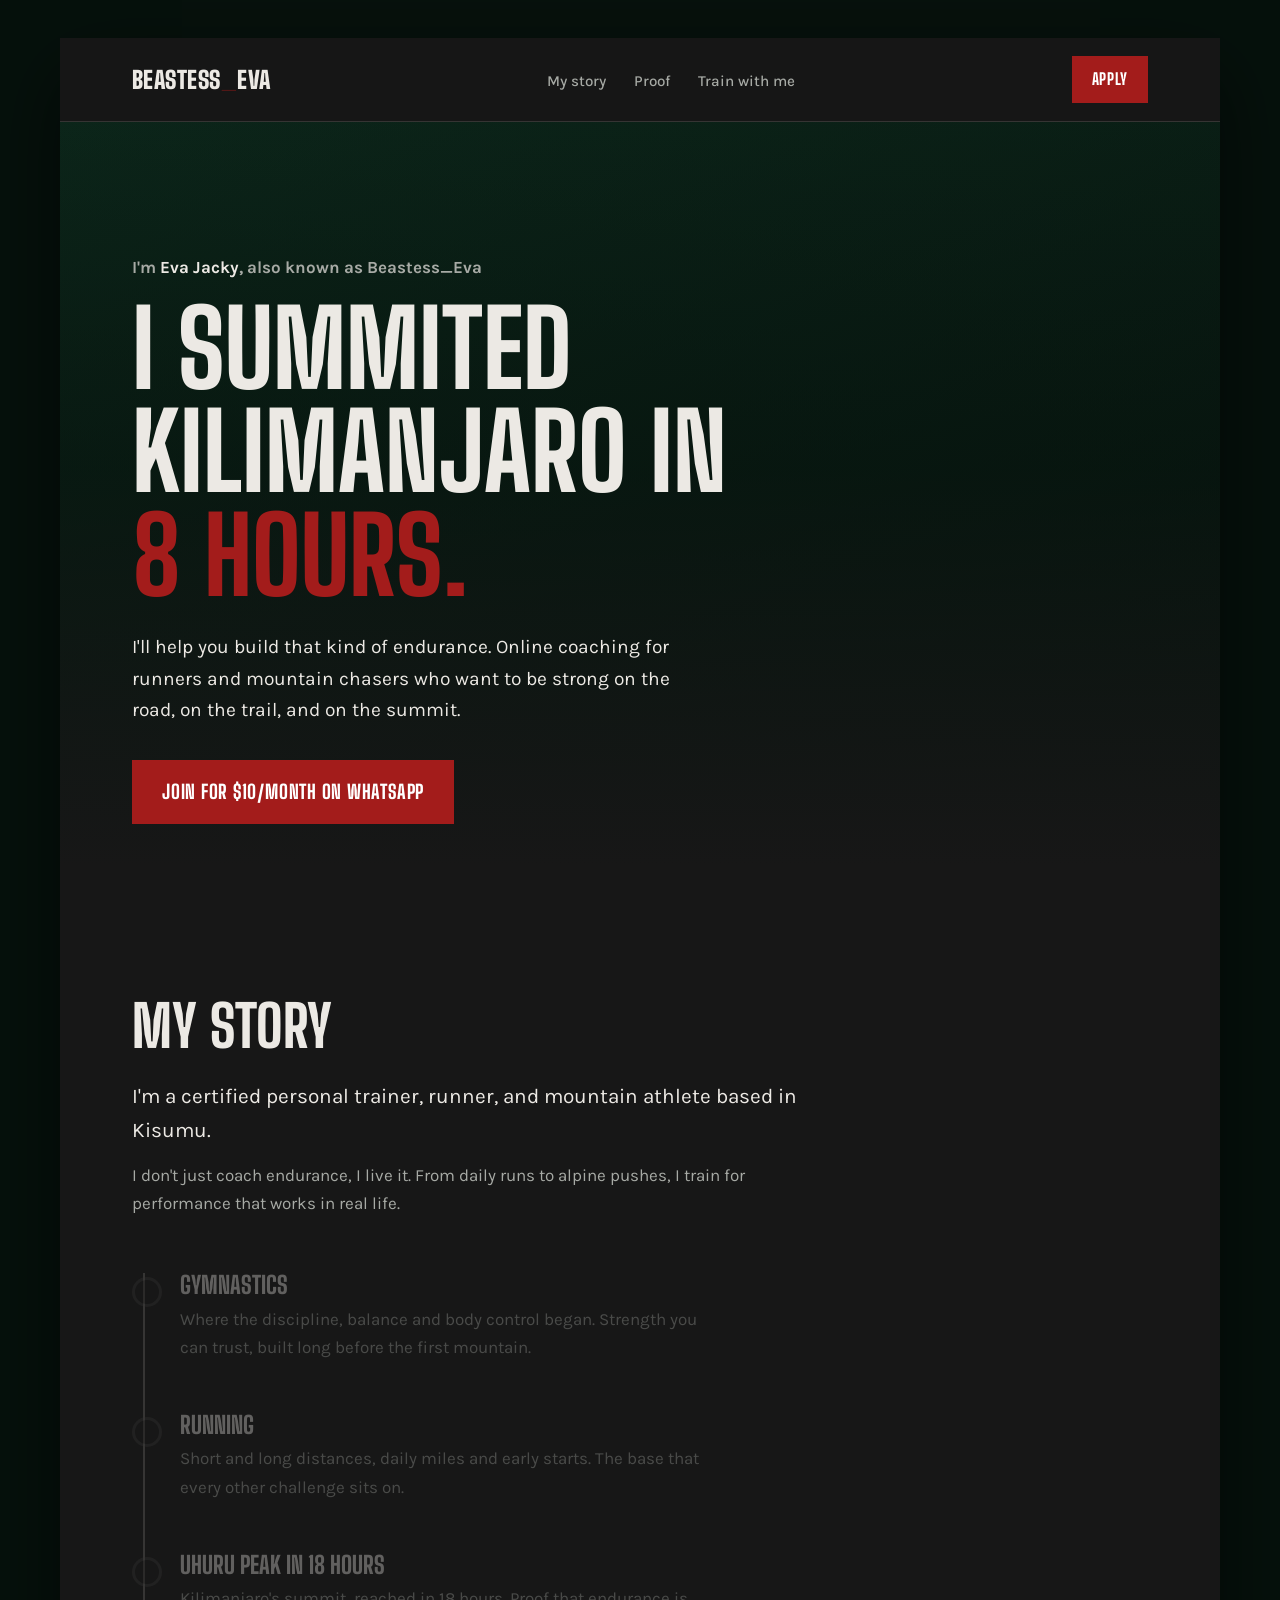
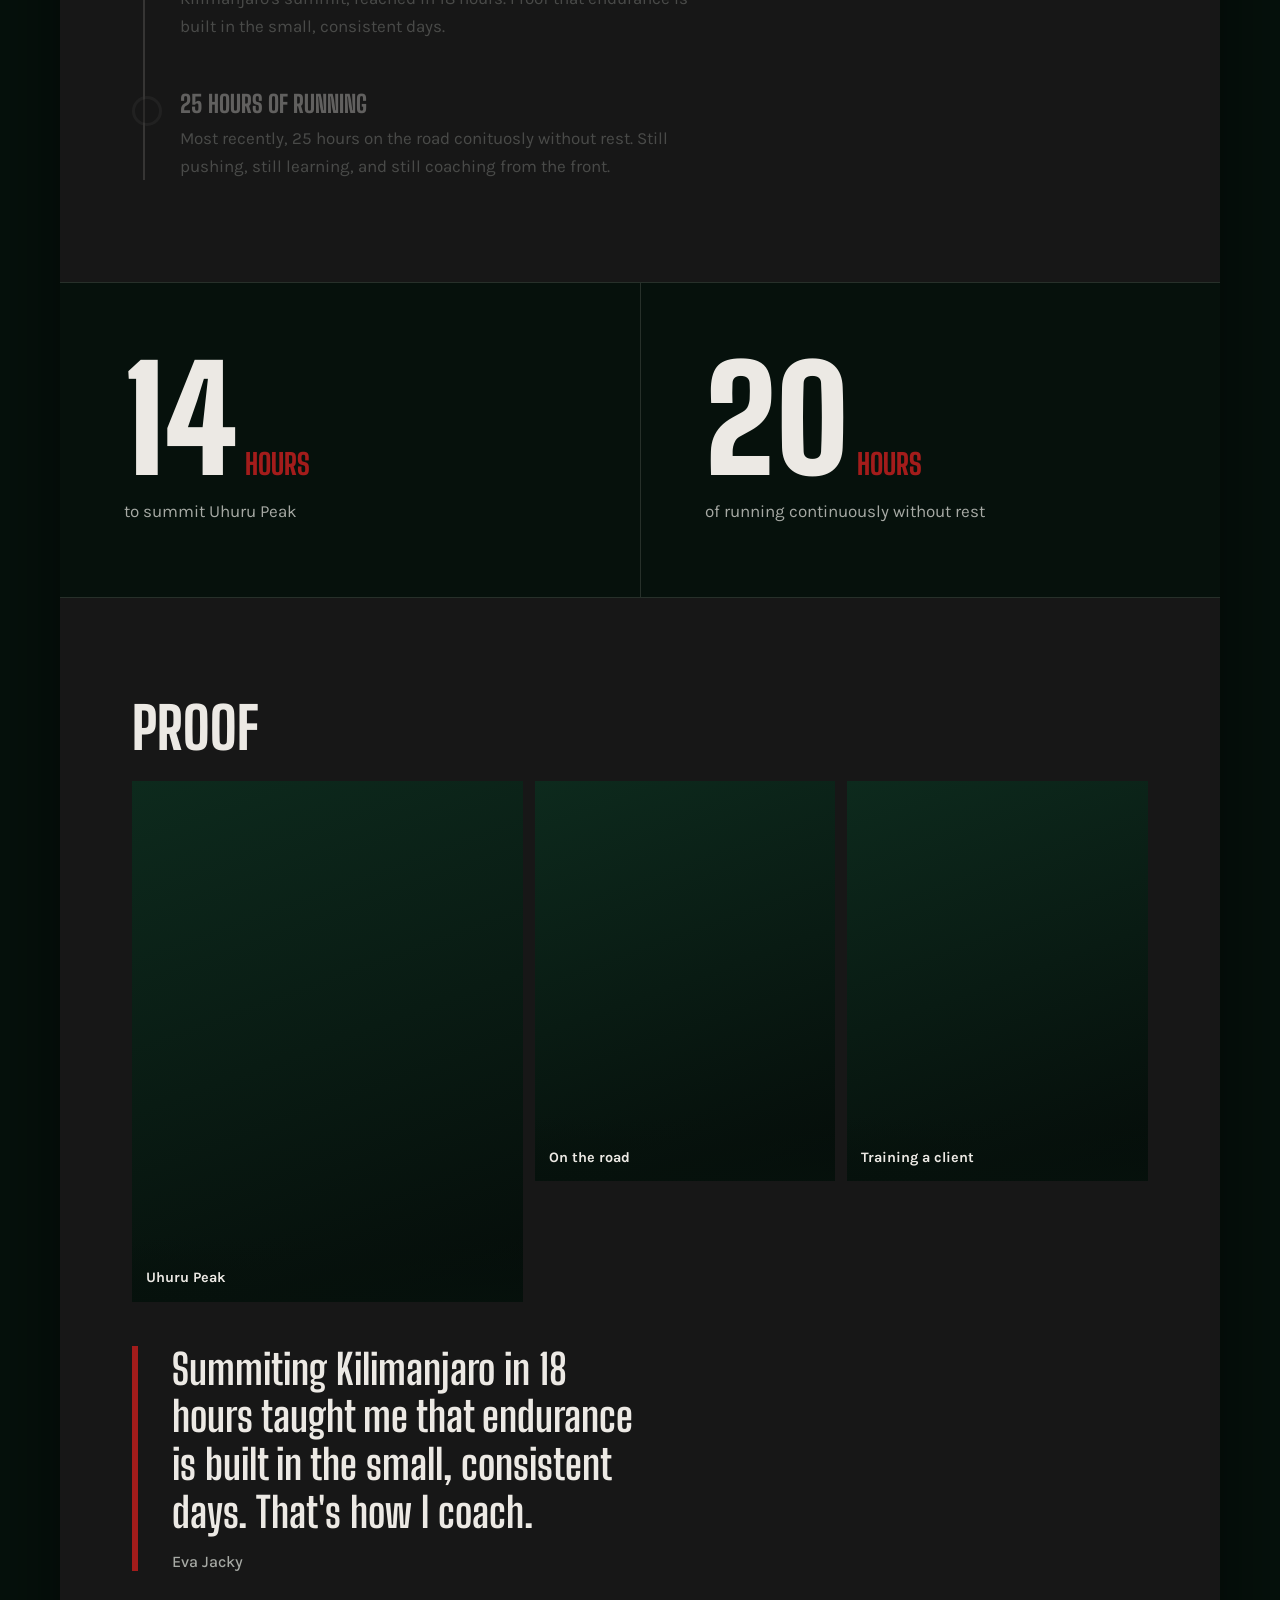
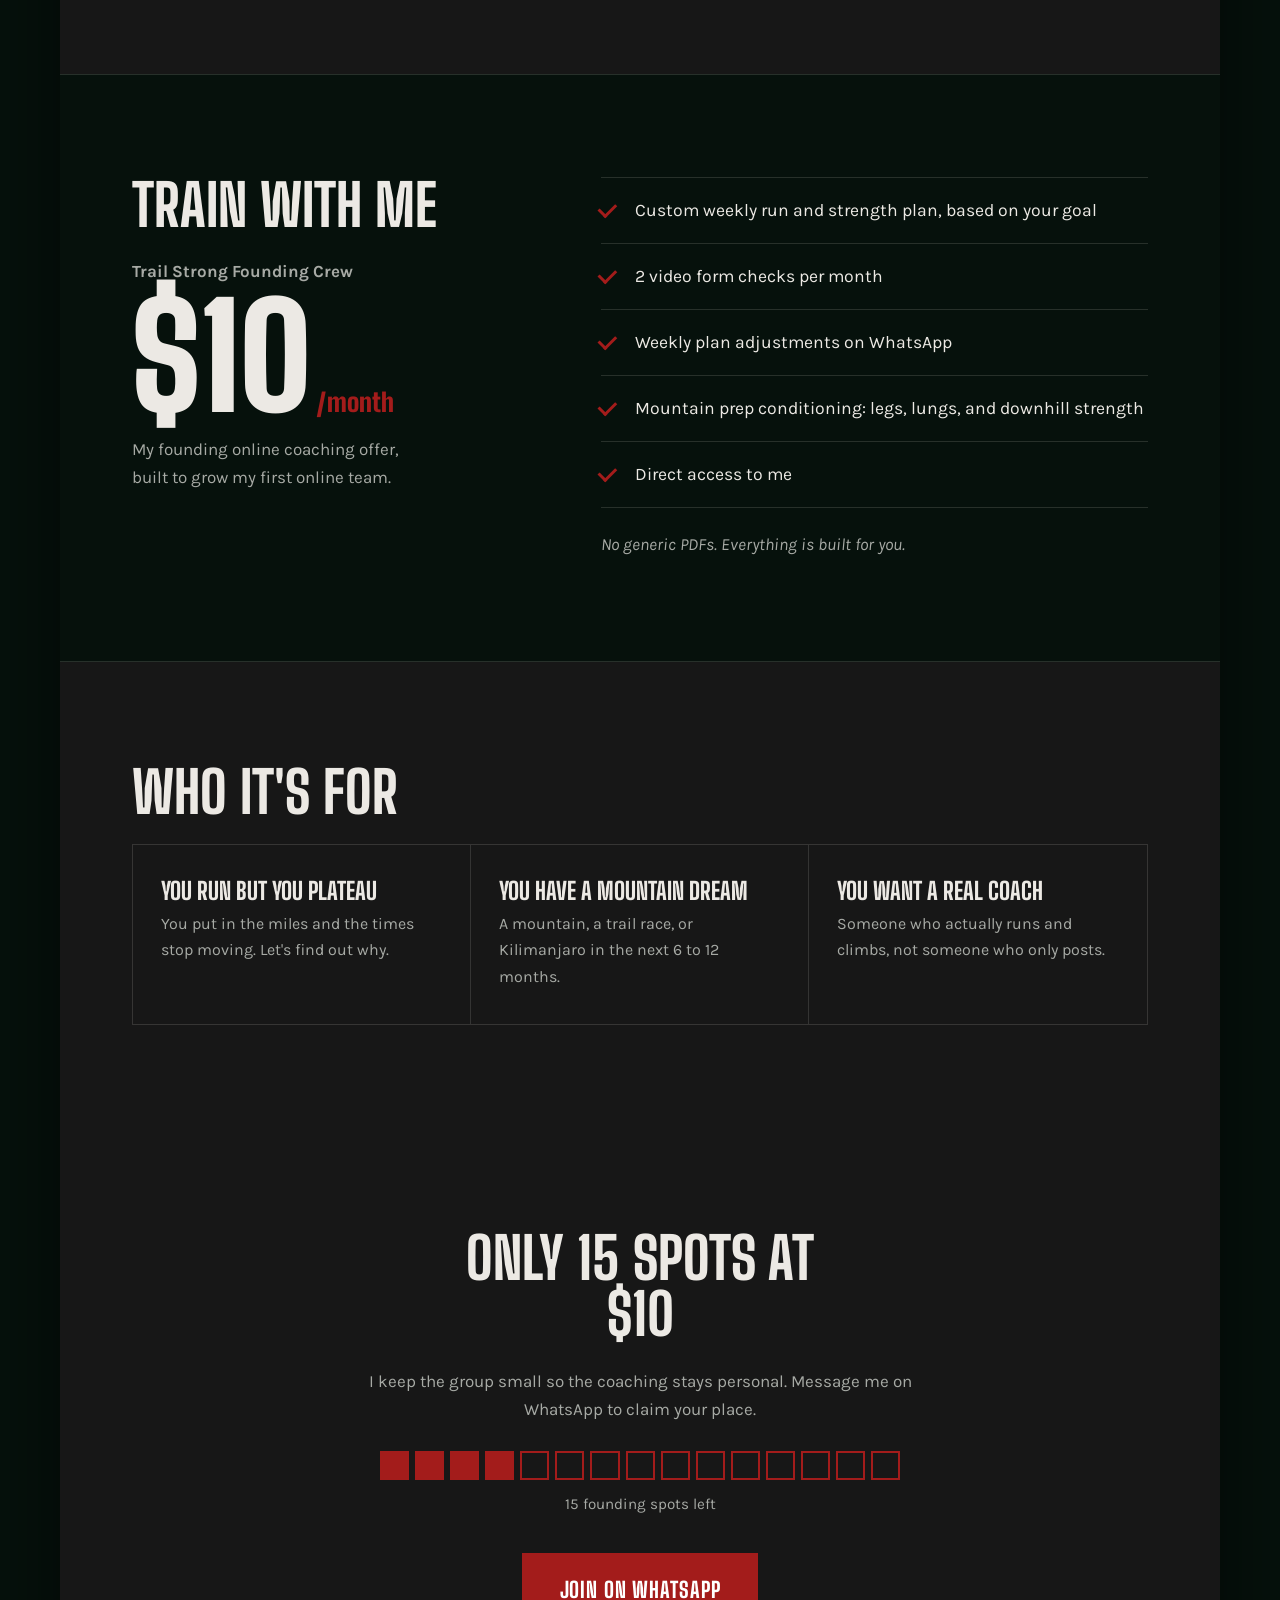
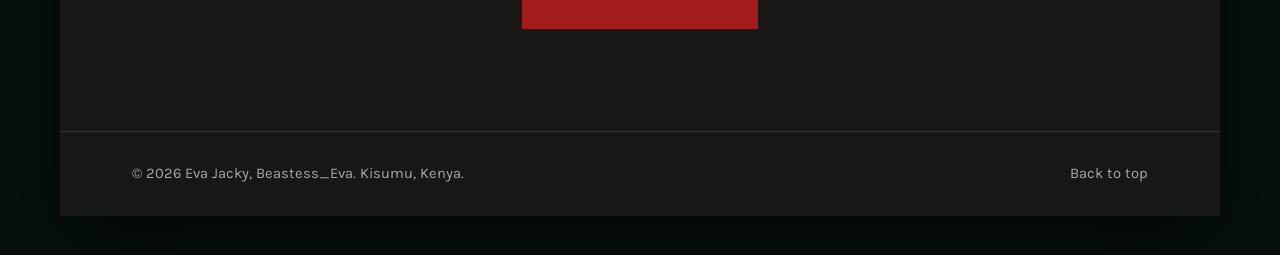
<file: index.html>
<!DOCTYPE html>
<html lang="en">
<head>
<meta charset="utf-8">
<meta name="viewport" content="width=device-width, initial-scale=1">
<title>Beastess_Eva | Eva Jacky, runner and mountain athlete</title>
<meta name="description" content="Eva Jacky is a certified personal trainer, runner and mountain athlete in Kisumu. Read her story, then train with her online.">
<link rel="preconnect" href="https://fonts.googleapis.com">
<link rel="preconnect" href="https://fonts.gstatic.com" crossorigin>
<link href="https://fonts.googleapis.com/css2?family=Big+Shoulders+Display:wght@700;800;900&family=Karla:wght@400;500;700&display=swap" rel="stylesheet">
<link rel="stylesheet" href="css/index.css">
</head>
<body>
<div class="box">

  <header class="nav">
    <a class="logo" href="#top">BEASTESS<span>_</span>EVA</a>
    <nav aria-label="Main"><ul>
      <li><a href="#story">My story</a></li>
      <li><a href="#proof">Proof</a></li>
      <li><a href="#train">Train with me</a></li>
    </ul></nav>
    <a class="btn sm" href="#apply">Apply</a>
  </header>

  <main id="top">

    <!-- HERO: photo drifts from the base of the mountain up to the peaks -->
    <section class="hero">
      <!-- Replace with your own photo of Eva on Uhuru Peak (wide, high resolution works best) -->
      <img src="https://images.unsplash.com/photo-1464822759023-fed622ff2c3b?auto=format&fit=crop&w=2200&q=70" alt="Snow-capped mountain peaks" onerror="this.remove()">
      <div class="hero-inner">
        <p class="who">I'm <b>Eva Jacky</b>, also known as Beastess_Eva</p>
        <h1>
          <span class="l">I summited</span>
          <span class="l">Kilimanjaro in</span>
          <span class="l"><em><span id="hero-n" data-to="18">18</span> hours.</em></span>
        </h1>
        <p class="lede l2">I'll help you build that kind of endurance. Online coaching for runners and mountain chasers who want to be strong on the road, on the trail, and on the summit.</p>
        <a class="btn pulse l2" href="https://wa.me/254700000000?text=Hi%20Eva%2C%20I%20want%20to%20join%20the%20Trail%20Strong%20Founding%20Crew" target="_blank" rel="noopener">Join for $10/month on WhatsApp</a>
      </div>
    </section>

    <!-- STORY + TIMELINE -->
    <section class="pad" id="story">
      <h2>My story</h2>
      <p class="big">I'm a certified personal trainer, runner, and mountain athlete based in Kisumu.</p>
      <p class="soft">I don't just coach endurance, I live it. From daily runs to alpine pushes, I train for performance that works in real life.</p>

      <ol class="timeline">
        <li class="ms"><h3>Gymnastics</h3><p>Where the discipline, balance and body control began. Strength you can trust, built long before the first mountain.</p></li>
        <li class="ms"><h3>Running</h3><p>Short and long distances, daily miles and early starts. The base that every other challenge sits on.</p></li>
        <li class="ms"><h3>Uhuru Peak in 18 hours</h3><p>Kilimanjaro's summit, reached in 18 hours. Proof that endurance is built in the small, consistent days.</p></li>
        <li class="ms"><h3>25 hours of running</h3><p>Most recently, 25 hours on the road conituosly without rest. Still pushing, still learning, and still coaching from the front.</p></li>
      </ol>
    </section>

    <!-- STATS -->
    <section class="stats" aria-label="Achievements">
      <div class="stat"><b data-to="18">18</b><span>hours</span><p>to summit Uhuru Peak</p></div>
      <div class="stat"><b data-to="25">25</b><span>hours</span><p>of running continuously without rest</p></div>
    </section>

    <!-- PROOF -->
    <section class="pad" id="proof">
      <h2>Proof</h2>
      <div class="shots">
        <!-- Replace with: Eva on Uhuru Peak, Eva running, a client you train -->
        <figure class="shot"><img src="https://images.unsplash.com/photo-1551632811-561732d1e306?auto=format&fit=crop&w=900&q=70" alt="Hiker on a mountain ridge" onerror="this.remove()"><figcaption>Uhuru Peak</figcaption></figure>
        <figure class="shot"><img src="https://images.unsplash.com/photo-1476480862126-209bfaa8edc8?auto=format&fit=crop&w=700&q=70" alt="Runner on a track" onerror="this.remove()"><figcaption>On the road</figcaption></figure>
        <figure class="shot"><img src="https://images.unsplash.com/photo-1571019613454-1cb2f99b2d8b?auto=format&fit=crop&w=700&q=70" alt="Athlete training" onerror="this.remove()"><figcaption>Training a client</figcaption></figure>
      </div>
      <blockquote>Summiting Kilimanjaro in 18 hours taught me that endurance is built in the small, consistent days. That's how I coach.<cite>Eva Jacky</cite></blockquote>
    </section>

    <!-- OFFER -->
    <section class="pad offer" id="train">
      <div class="offer-grid">
        <div>
          <h2>Train with me</h2>
          <p class="name">Trail Strong Founding Crew</p>
          <div class="price">$10<small>/month</small></div>
          <p class="tag">My founding online coaching offer, built to grow my first online team.</p>
        </div>
        <div>
          <ul>
            <li>Custom weekly run and strength plan, based on your goal</li>
            <li>2 video form checks per month</li>
            <li>Weekly plan adjustments on WhatsApp</li>
            <li>Mountain prep conditioning: legs, lungs, and downhill strength</li>
            <li>Direct access to me</li>
          </ul>
          <p class="note">No generic PDFs. Everything is built for you.</p>
        </div>
      </div>
    </section>

    <section class="pad" id="for-you">
      <h2>Who it's for</h2>
      <div class="who-grid">
        <div><h3>You run but you plateau</h3><p>You put in the miles and the times stop moving. Let's find out why.</p></div>
        <div><h3>You have a mountain dream</h3><p>A mountain, a trail race, or Kilimanjaro in the next 6 to 12 months.</p></div>
        <div><h3>You want a real coach</h3><p>Someone who actually runs and climbs, not someone who only posts.</p></div>
      </div>
    </section>

    <!-- APPLY: set data-taken to the number of spots already claimed -->
    <section class="pad apply" id="apply">
      <h2>Only 15 spots at $10</h2>
      <p>I keep the group small so the coaching stays personal. Message me on WhatsApp to claim your place.</p>
      <div class="spots" data-taken="0" aria-hidden="true"><i></i><i></i><i></i><i></i><i></i><i></i><i></i><i></i><i></i><i></i><i></i><i></i><i></i><i></i><i></i></div>
      <p class="spots-label" id="spots-left">15 founding spots left</p>
      <a class="btn pulse big-btn" href="https://wa.me/254700000000?text=Hi%20Eva%2C%20I%20want%20to%20join%20the%20Trail%20Strong%20Founding%20Crew" target="_blank" rel="noopener">Join on WhatsApp</a>
    </section>
  </main>

  <footer><span>&copy; 2026 Eva Jacky, Beastess_Eva. Kisumu, Kenya.</span><a href="#top">Back to top</a></footer>
</div>
<script src="js/index.js" defer></script>
</body>
</html>
</file>
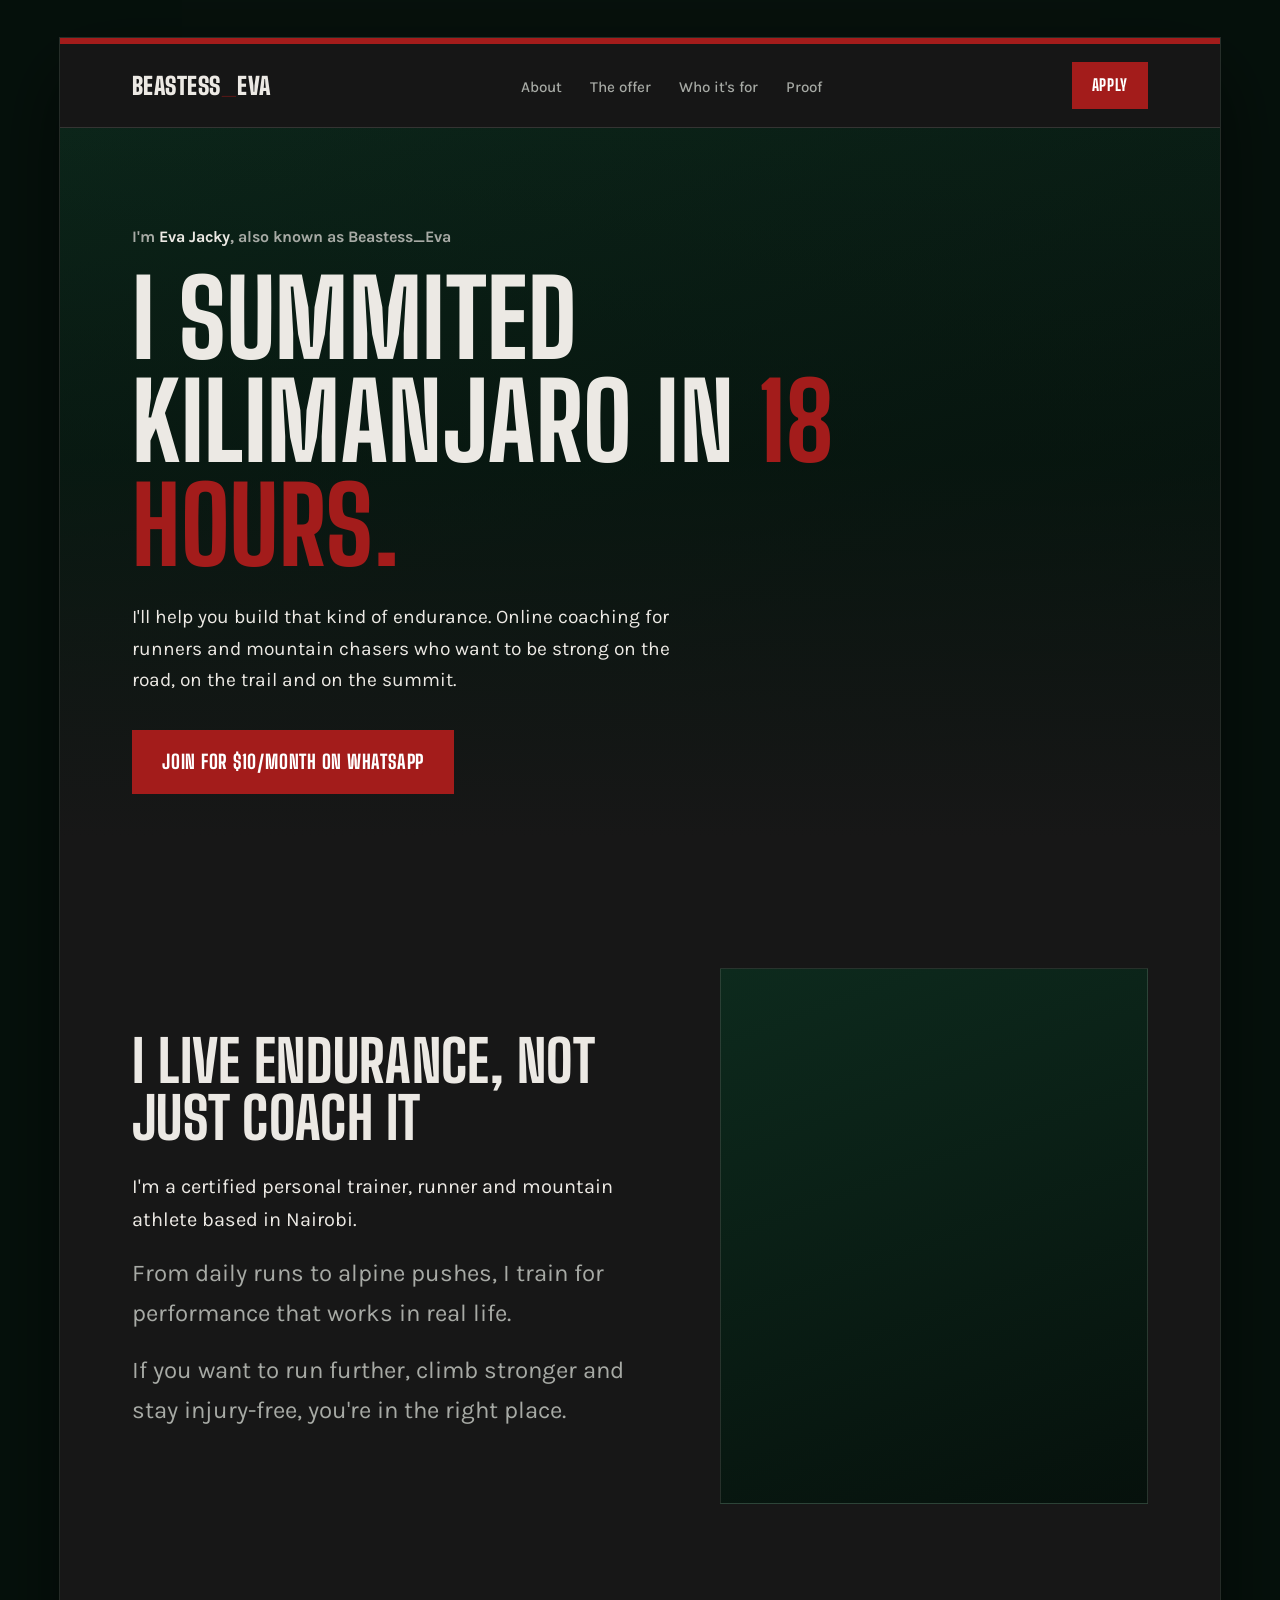
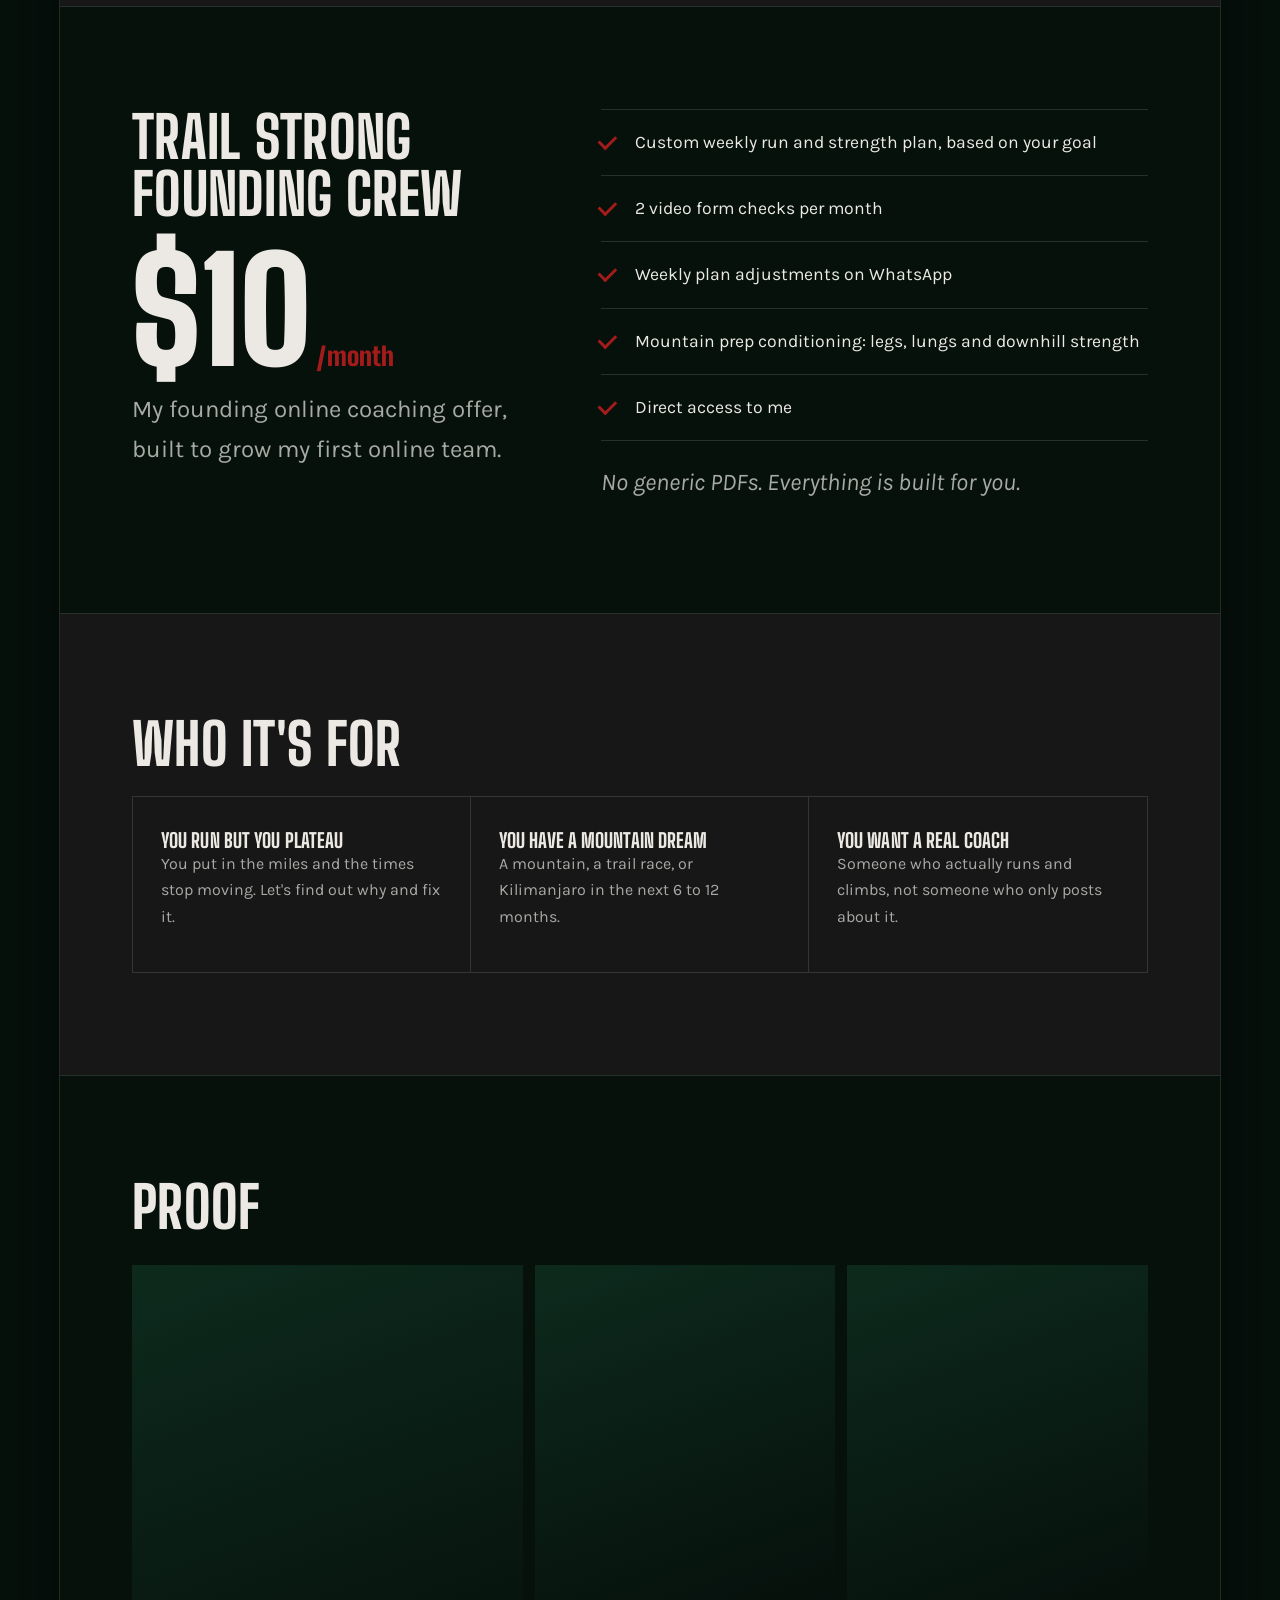
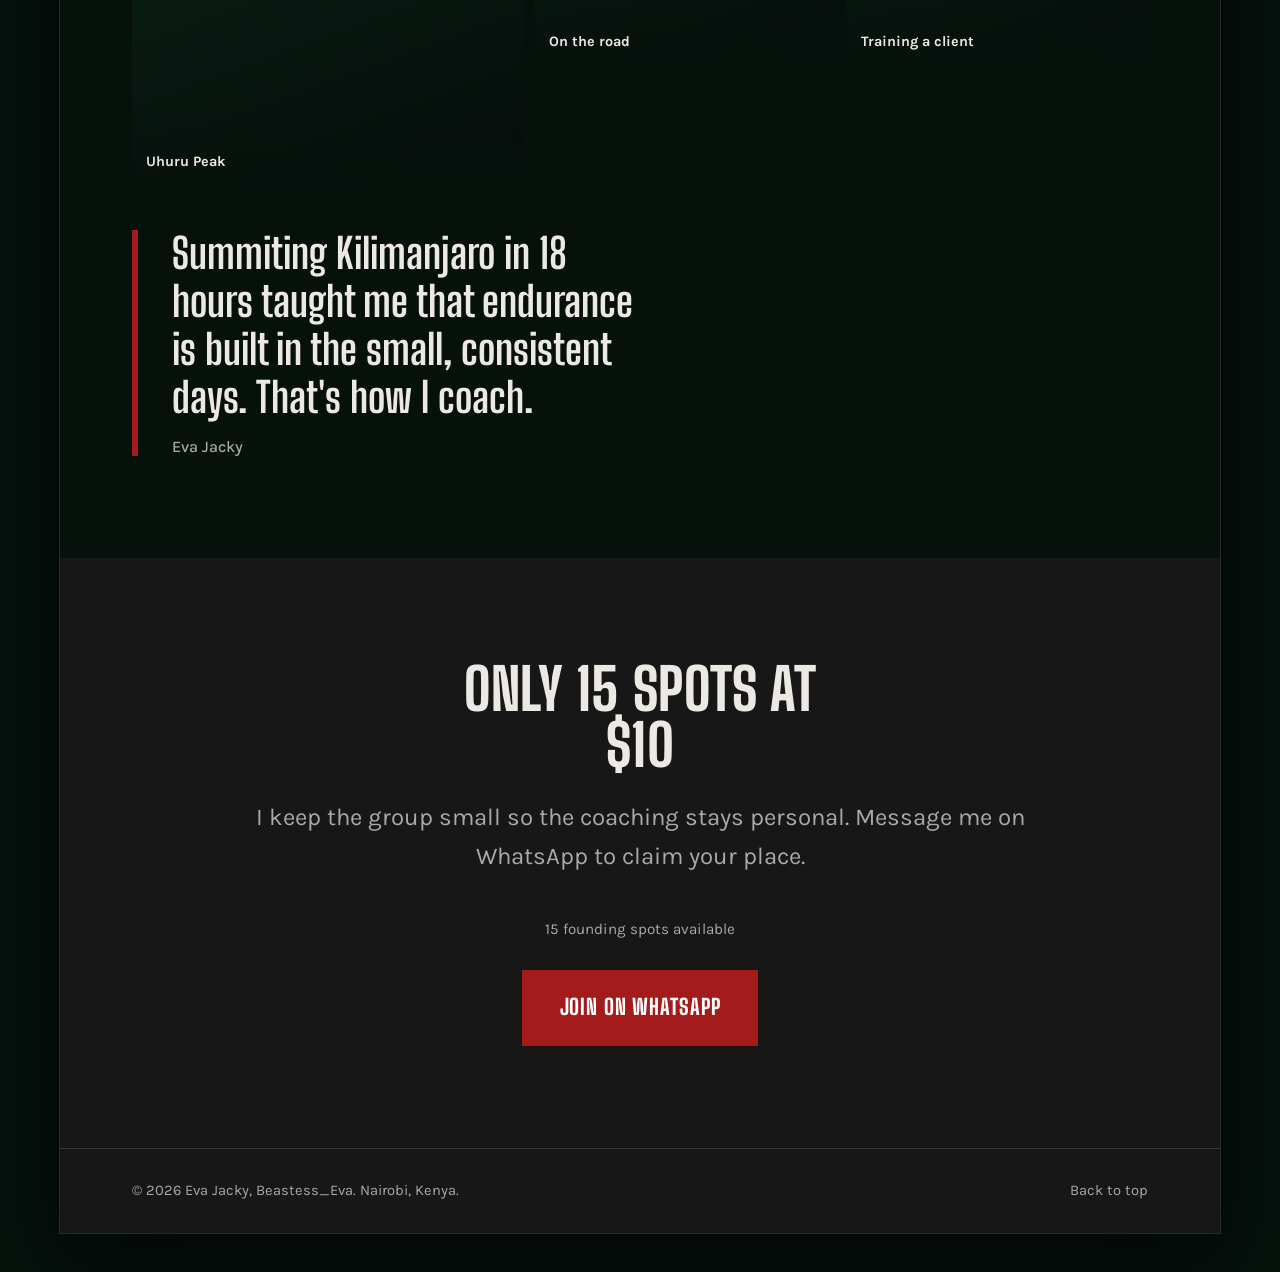
<file: beastes.html>
<!DOCTYPE html>
<html lang="en">
<head>
<meta charset="utf-8">
<meta name="viewport" content="width=device-width, initial-scale=1">
<title>Beastess_Eva | Online coaching for runners and mountain chasers</title>
<meta name="description" content="Online coaching from Eva Jacky, certified personal trainer and mountain athlete in Kisumu. Run further, climb stronger, stay injury-free.">
<link rel="preconnect" href="https://fonts.googleapis.com">
<link rel="preconnect" href="https://fonts.gstatic.com" crossorigin>
<link href="https://fonts.googleapis.com/css2?family=Big+Shoulders+Display:wght@700;800;900&family=Karla:wght@400;500;700&display=swap" rel="stylesheet">
<link rel="stylesheet" href="css/beast.css">
</head>
<body>

<div class="box">

  <!-- NAV -->
  <header class="nav">
    <a class="logo" href="#top">BEASTESS<span>_</span>EVA</a>
    <nav aria-label="Main">
      <ul>
        <li><a href="#about">About</a></li>
        <li><a href="#offer">The offer</a></li>
        <li><a href="#for-you">Who it's for</a></li>
        <li><a href="#proof">Proof</a></li>
      </ul>
    </nav>
    <a class="btn" style="padding:10px 20px;font-size:1rem" href="#apply">Apply</a>
  </header>

  <main id="top">

    <!-- HERO -->
    <section class="hero">
      <!-- Replace the image link below with your own photo of Eva on Uhuru Peak -->
      <img src="https://images.unsplash.com/photo-1464822759023-fed622ff2c3b?auto=format&fit=crop&w=1600&q=70" alt="Snow-capped mountain summit at sunrise" onerror="this.remove()">
      <div class="hero-inner">
        <p class="who">I'm <b>Eva Jacky</b>, also known as Beastess_Eva</p>
        <h1>I summited Kilimanjaro in <em>18 hours.</em></h1>
        <p class="lede">I'll help you build that kind of endurance. Online coaching for runners and mountain chasers who want to be strong on the road, on the trail and on the summit.</p>
        <a class="btn" href="https://wa.me/+254719434819?text=Hi%20Eva%2C%20I%20want%20to%20join%20the%20Trail%20Strong%20Founding%20Crew" target="_blank" rel="noopener">Join for $10/month on WhatsApp</a>
      </div>
    </section>

    <!-- ABOUT -->
    <section class="pad about" id="about">
      <div>
        <h2>I live endurance, not just coach it</h2>
        <p class="strong">I'm a certified personal trainer, runner and mountain athlete based in Nairobi.</p>
        <p>From daily runs to alpine pushes, I train for performance that works in real life.</p>
        <p>If you want to run further, climb stronger and stay injury-free, you're in the right place.</p>
      </div>
      <figure class="frame">
        <!-- Replace with a photo of Eva running -->
        <img src="https://images.unsplash.com/photo-1486218119243-13883505764c?auto=format&fit=crop&w=900&q=70" alt="Runner training outdoors" onerror="this.remove()">
      </figure>
    </section>

    <!-- OFFER -->
    <section class="pad offer" id="offer">
      <div class="offer-grid">
        <div>
          <h2>Trail Strong Founding Crew</h2>
          <div class="price">$10<small>/month</small></div>
          <p class="tag">My founding online coaching offer, built to grow my first online team.</p>
        </div>
        <div>
          <ul>
            <li>Custom weekly run and strength plan, based on your goal</li>
            <li>2 video form checks per month</li>
            <li>Weekly plan adjustments on WhatsApp</li>
            <li>Mountain prep conditioning: legs, lungs and downhill strength</li>
            <li>Direct access to me</li>
          </ul>
          <p class="note">No generic PDFs. Everything is built for you.</p>
        </div>
      </div>
    </section>

    <!-- WHO IT'S FOR -->
    <section class="pad" id="for-you">
      <h2>Who it's for</h2>
      <div class="who-grid">
        <div>
          <h3>You run but you plateau</h3>
          <p>You put in the miles and the times stop moving. Let's find out why and fix it.</p>
        </div>
        <div>
          <h3>You have a mountain dream</h3>
          <p>A mountain, a trail race, or Kilimanjaro in the next 6 to 12 months.</p>
        </div>
        <div>
          <h3>You want a real coach</h3>
          <p>Someone who actually runs and climbs, not someone who only posts about it.</p>
        </div>
      </div>
    </section>

    <!-- PROOF -->
    <section class="pad proof" id="proof">
      <h2>Proof</h2>
      <div class="shots">
        <!-- Replace these three images with: Eva on Uhuru Peak, Eva running, a client you train -->
        <figure class="shot">
          <img src="https://images.unsplash.com/photo-1551632811-561732d1e306?auto=format&fit=crop&w=900&q=70" alt="Hiker on a mountain ridge" onerror="this.remove()">
          <figcaption>Uhuru Peak</figcaption>
        </figure>
        <figure class="shot">
          <img src="https://images.unsplash.com/photo-1476480862126-209bfaa8edc8?auto=format&fit=crop&w=700&q=70" alt="Runner on a track" onerror="this.remove()">
          <figcaption>On the road</figcaption>
        </figure>
        <figure class="shot">
          <img src="https://images.unsplash.com/photo-1571019613454-1cb2f99b2d8b?auto=format&fit=crop&w=700&q=70" alt="Athlete training" onerror="this.remove()">
          <figcaption>Training a client</figcaption>
        </figure>
      </div>
      <blockquote>
        Summiting Kilimanjaro in 18 hours taught me that endurance is built in the small, consistent days. That's how I coach.
        <cite>Eva Jacky</cite>
      </blockquote>
    </section>

    <!-- APPLY -->
    <section class="pad apply" id="apply">
      <h2>Only 15 spots at $10</h2>
      <p>I keep the group small so the coaching stays personal. Message me on WhatsApp to claim your place.</p>
      <div class="spots" aria-hidden="true">

      </div>
      <p class="spots-label">15 founding spots available</p>
      <a class="btn" href="https://wa.me/+254719434819?text=Hi%20Eva%2C%20I%20want%20to%20join%20the%20Trail%20Strong%20Founding%20Crew" target="_blank" rel="noopener">Join on WhatsApp</a>
    </section>

  </main>

  <footer>
    <span>&copy; 2026 Eva Jacky, Beastess_Eva. Nairobi, Kenya.</span>
    <a href="#top">Back to top</a>
  </footer>

</div>

</body>
</html>
</file>
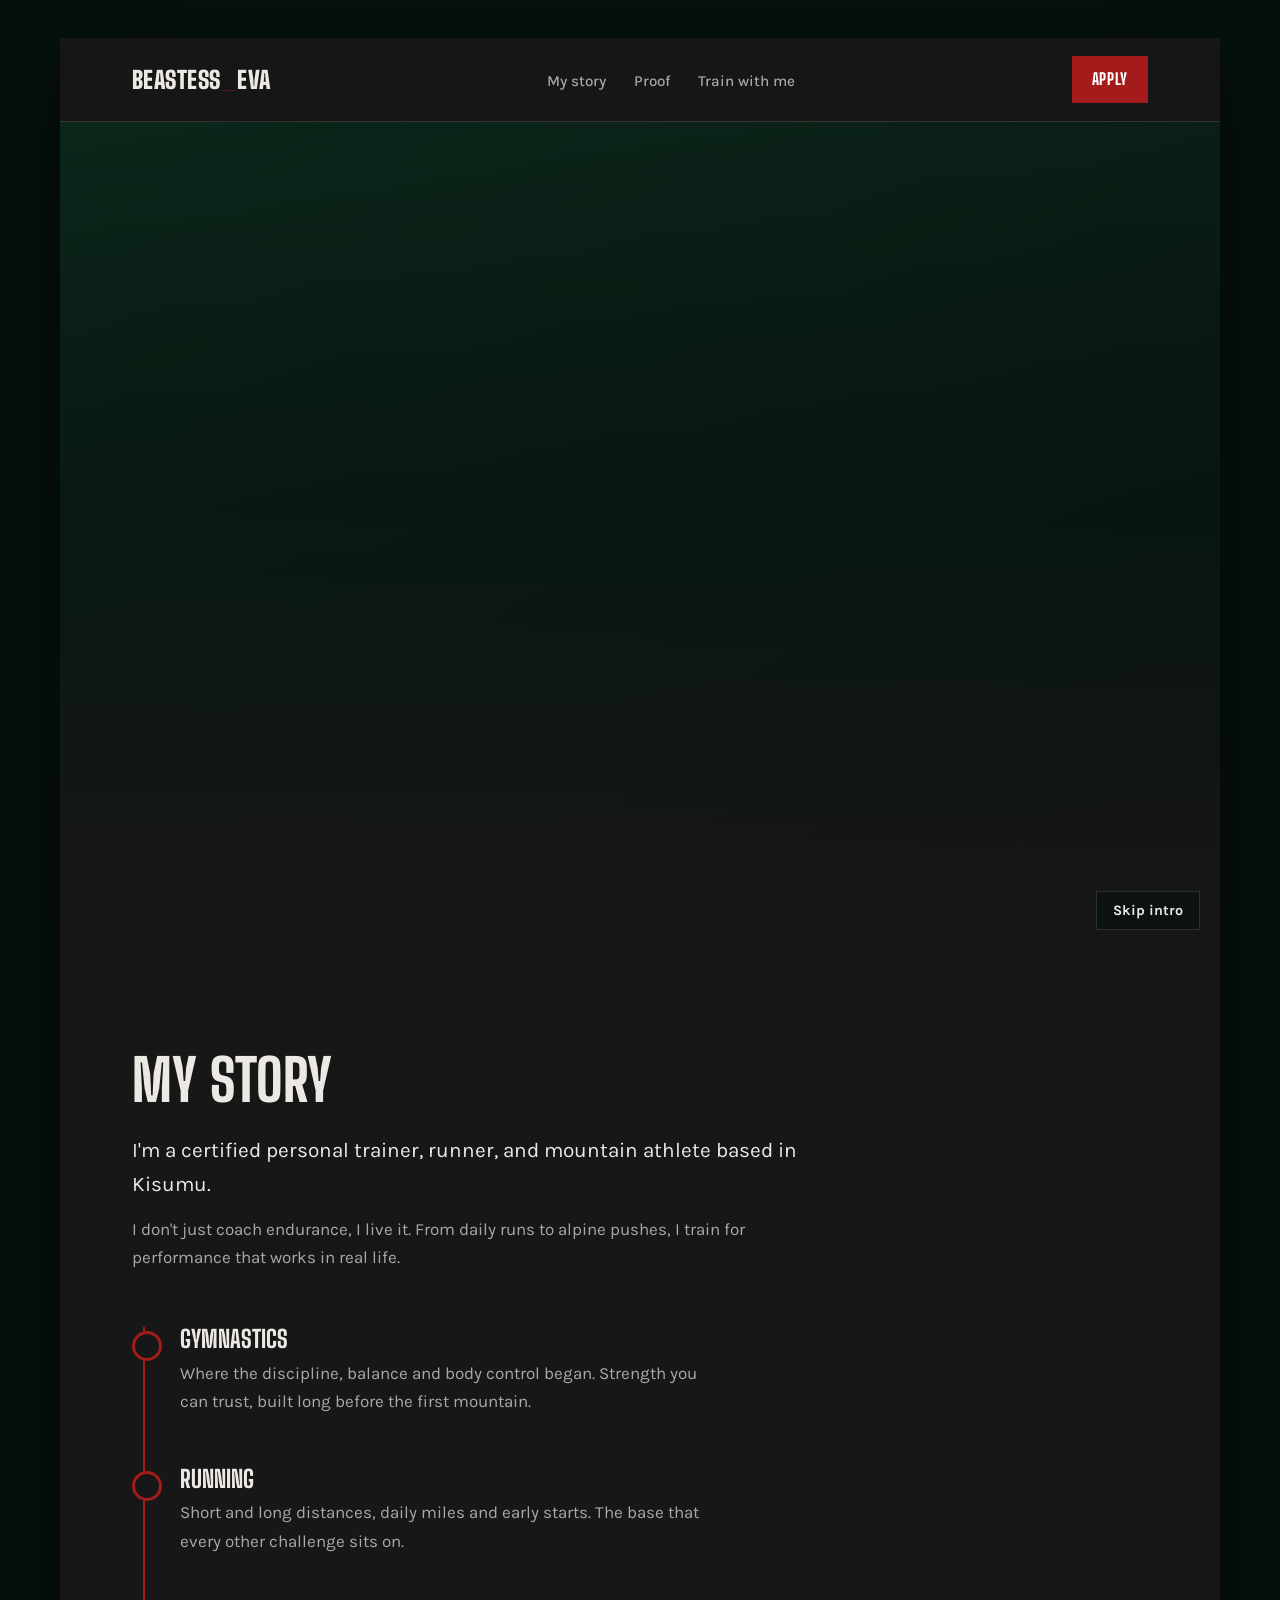
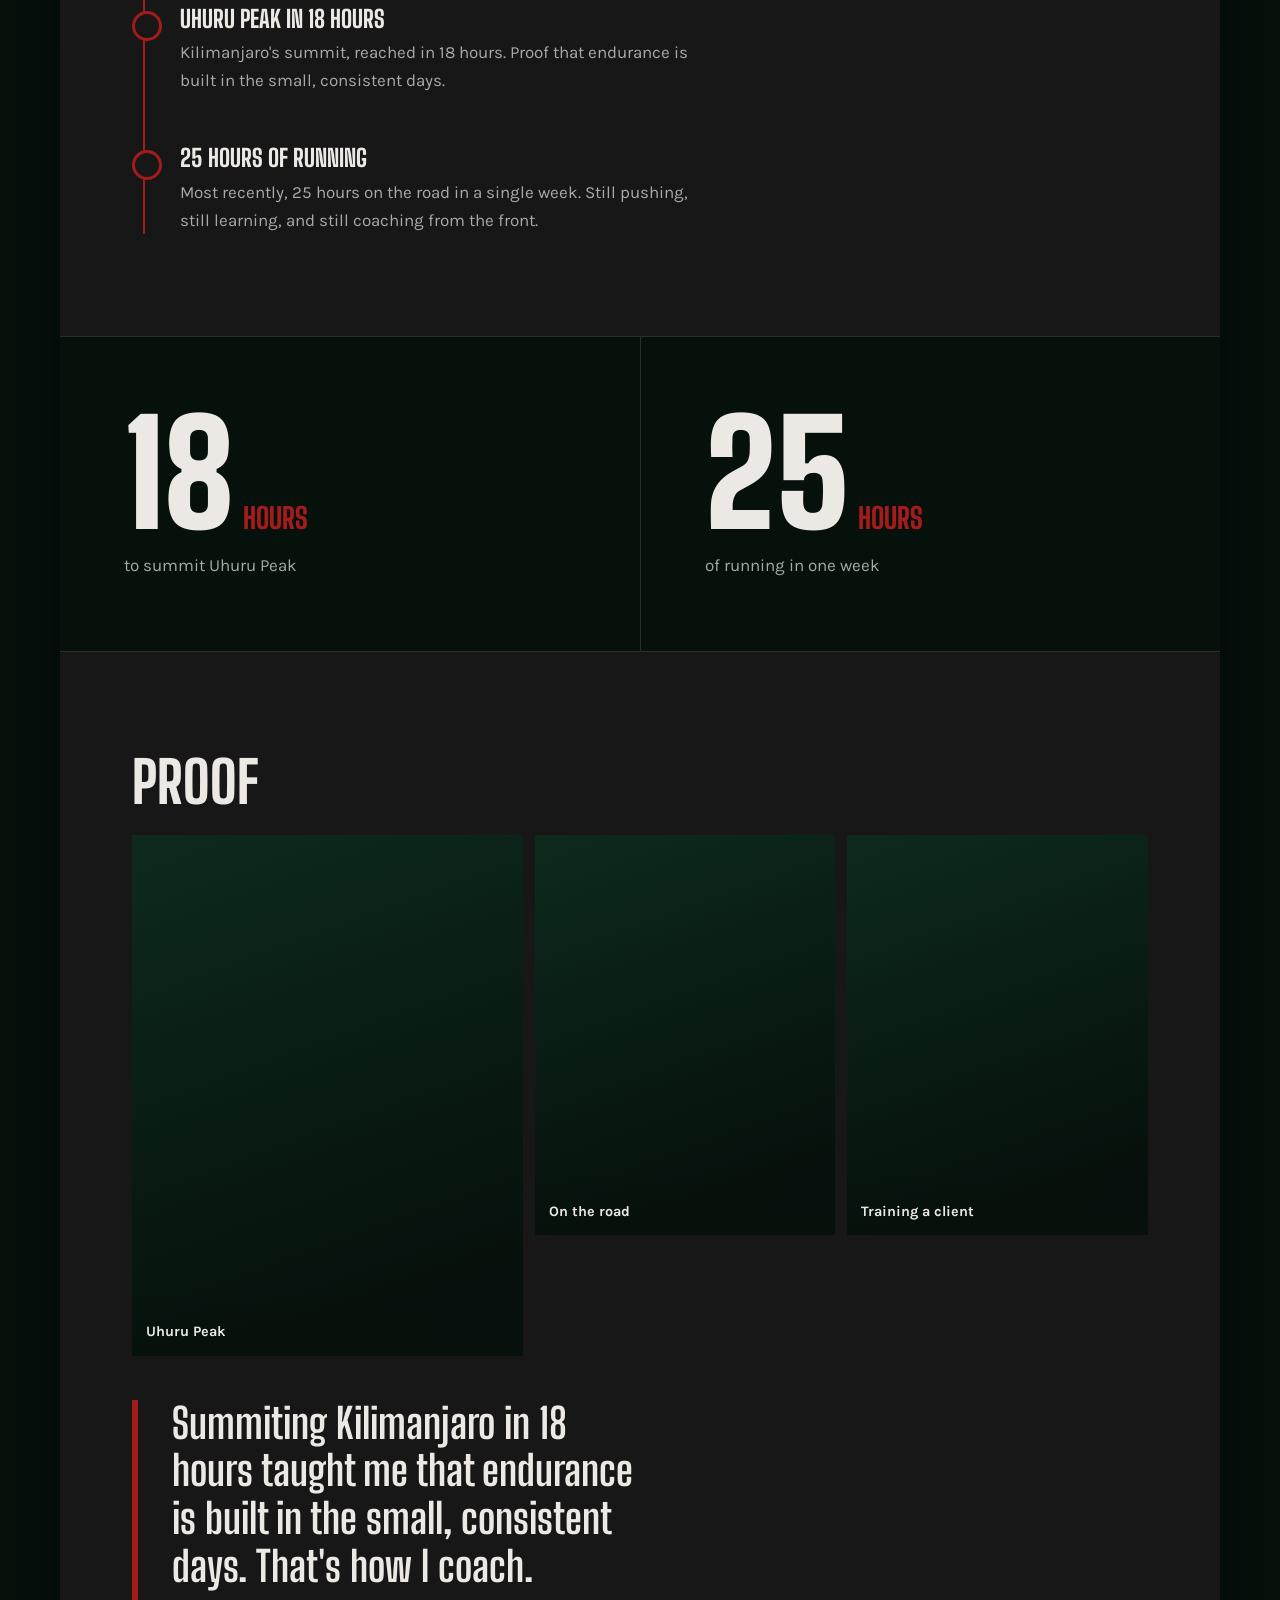
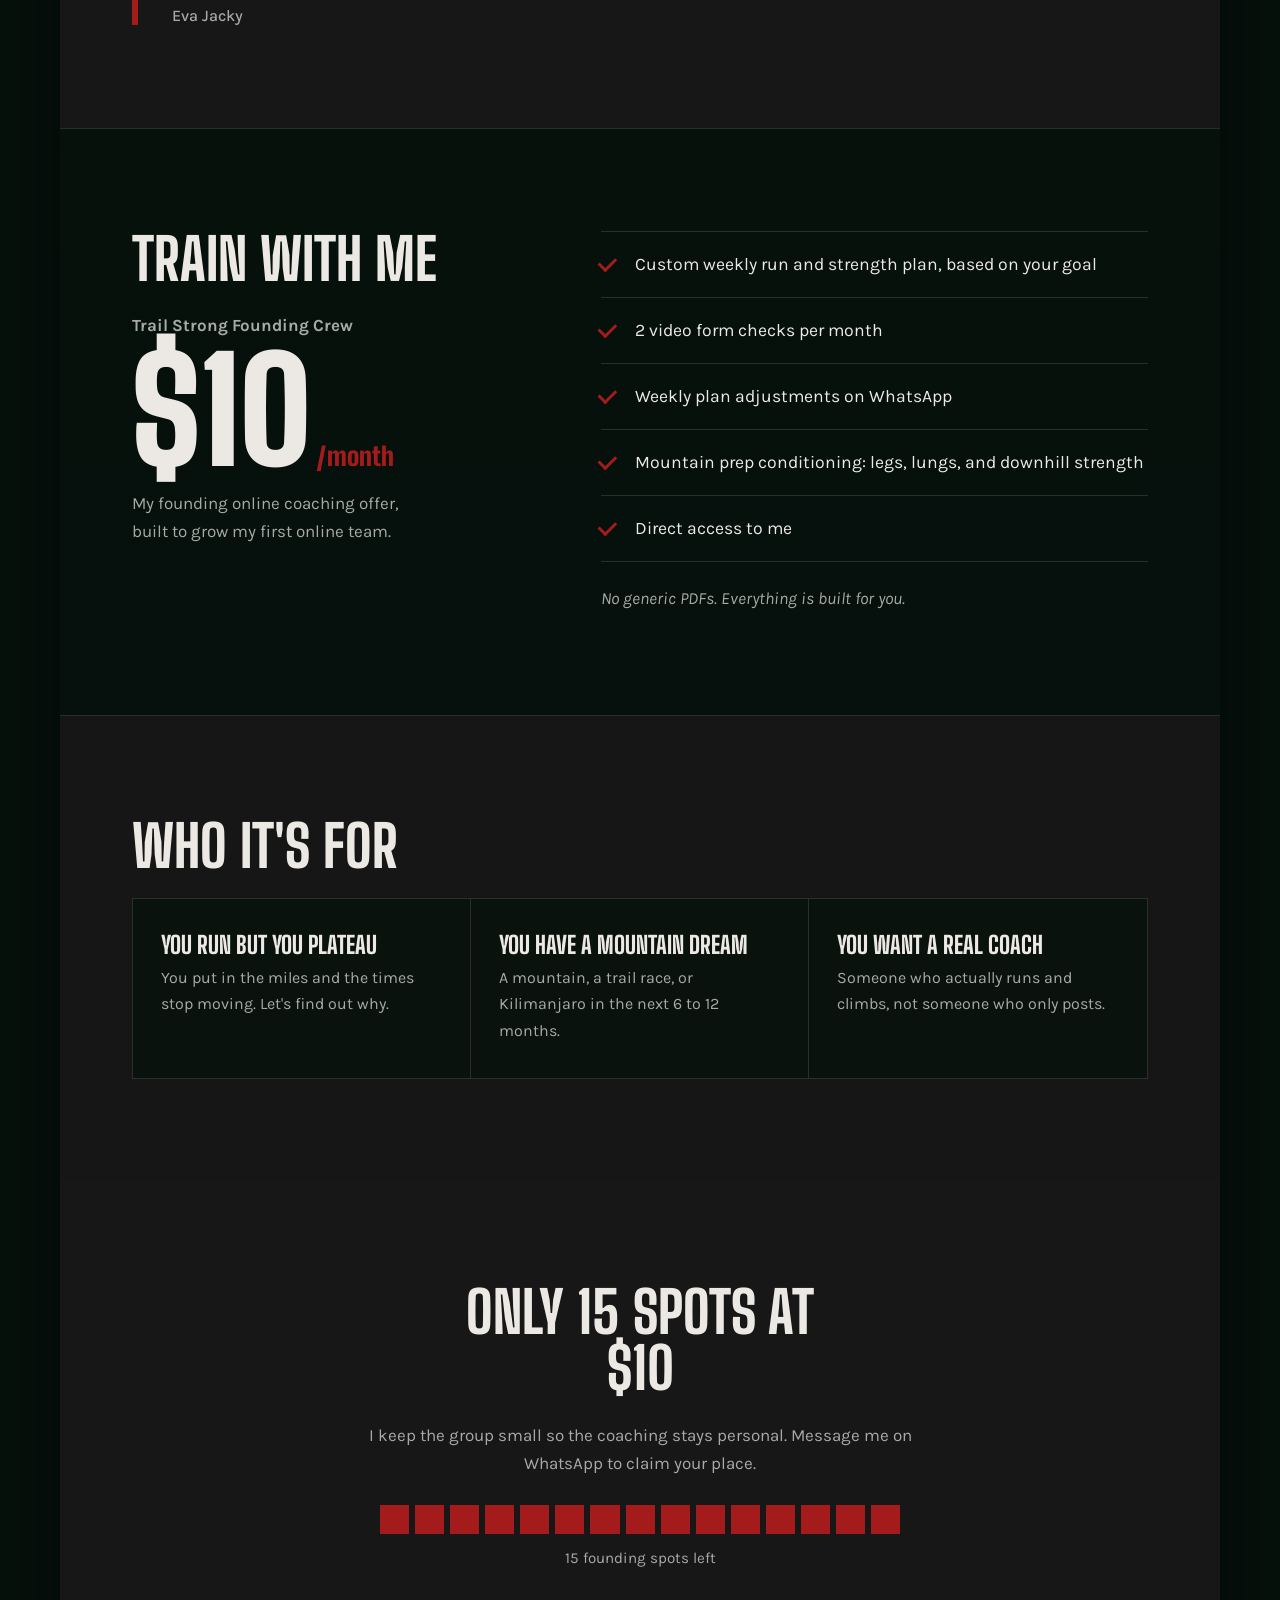
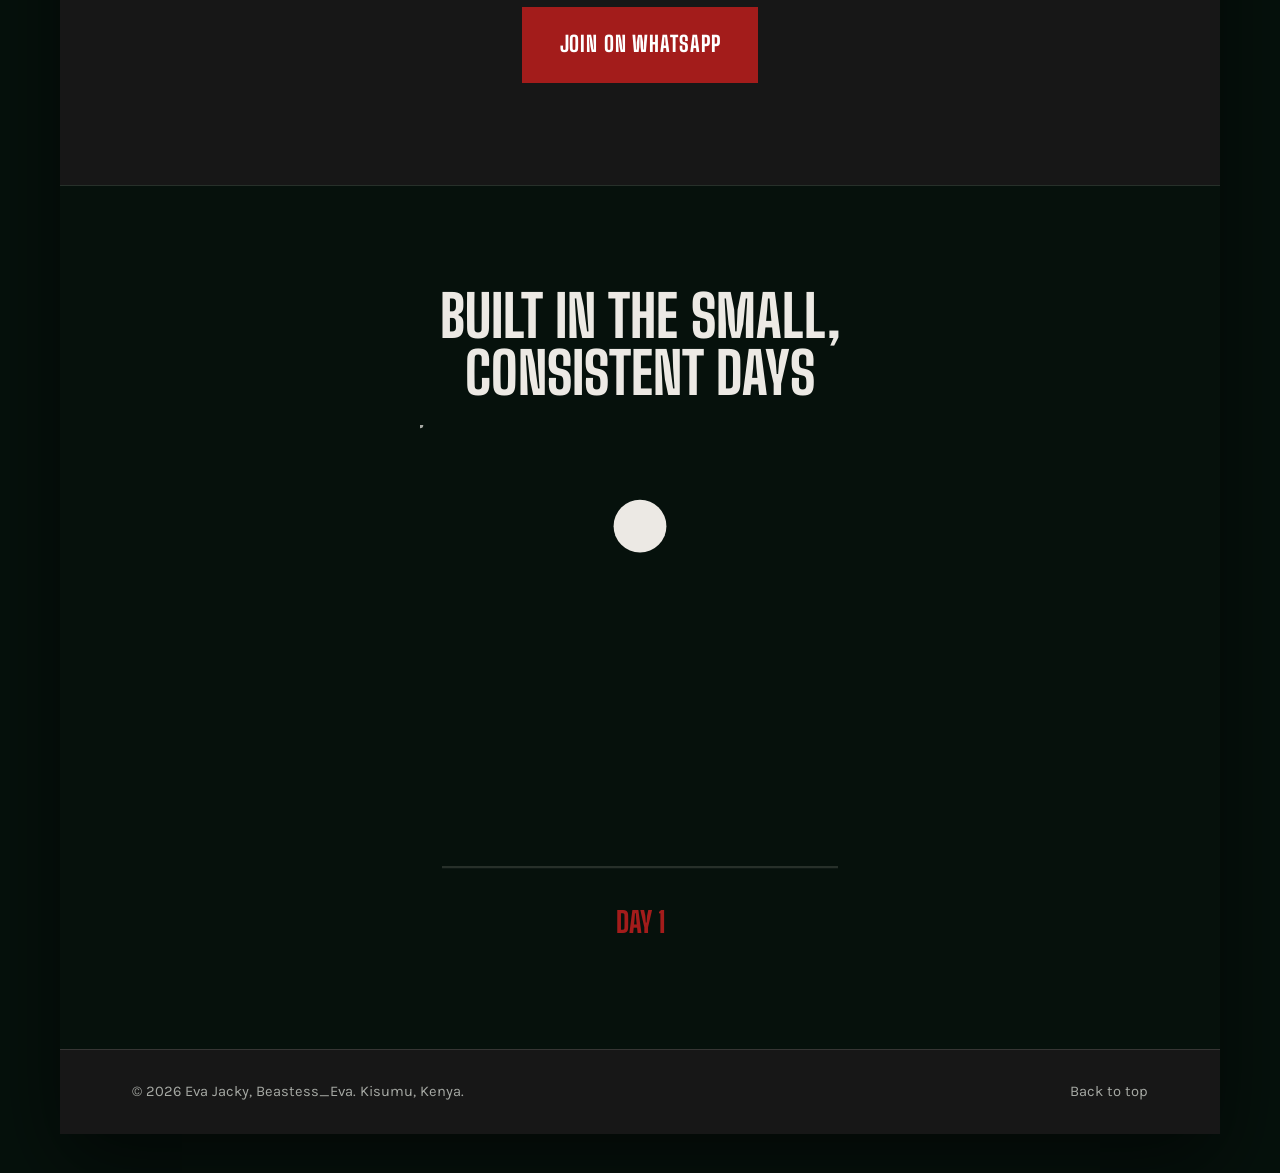
<file: draft1.html>
<!DOCTYPE html>
<html lang="en">
<head>
<meta charset="utf-8">
<meta name="viewport" content="width=device-width, initial-scale=1">
<title>Beastess_Eva | Eva Jacky, runner and mountain athlete</title>
<meta name="description" content="Eva Jacky is a certified personal trainer, runner and mountain athlete in Kisumu. Read her story, then train with her online.">
<link rel="preconnect" href="https://fonts.googleapis.com">
<link rel="preconnect" href="https://fonts.gstatic.com" crossorigin>
<link href="https://fonts.googleapis.com/css2?family=Big+Shoulders+Display:wght@700;800;900&family=Karla:wght@400;500;700&display=swap" rel="stylesheet">
<script>document.documentElement.className="js"</script>
<link rel="stylesheet" href="style.css">
</head>
<body>
<div class="box">

  <header class="nav">
    <a class="logo" href="#top">BEASTESS<span>_</span>EVA</a>
    <nav aria-label="Main"><ul>
      <li><a href="#story">My story</a></li>
      <li><a href="#proof">Proof</a></li>
      <li><a href="#train">Train with me</a></li>
    </ul></nav>
    <a class="btn sm" href="#apply">Apply</a>
  </header>

  <main id="top">

    <!-- HERO: photo drifts from the base of the mountain up to the peaks -->
    <section class="hero">
      <!-- Camera move: replace the mountain photo with a wide, high-resolution shot (or her own). -->
      <img class="cam" src="https://images.unsplash.com/photo-1464822759023-fed622ff2c3b?auto=format&fit=crop&w=2400&q=60" alt="" onerror="this.remove()">
      <!-- Replace with Eva's photo on the peak. It fades in as the camera finishes zooming. -->
      <img class="her" src="https://images.unsplash.com/photo-1551632811-561732d1e306?auto=format&fit=crop&w=2000&q=60" alt="Eva Jacky on the mountain" onerror="this.remove()">
      <button class="skip" type="button">Skip intro</button>
      <div class="hero-inner">
        <p class="who l2">I'm <b>Eva Jacky</b>, also known as Beastess_Eva</p>
        <h1>
          <span class="l">I summited</span>
          <span class="l">Kilimanjaro in</span>
          <span class="l"><em><span id="hero-n" data-to="18">18</span> hours.</em></span>
        </h1>
        <p class="lede l2">I'll help you build that kind of endurance. Online coaching for runners and mountain chasers who want to be strong on the road, on the trail, and on the summit.</p>
        <a class="btn pulse l2" href="https://wa.me/254700000000?text=Hi%20Eva%2C%20I%20want%20to%20join%20the%20Trail%20Strong%20Founding%20Crew" target="_blank" rel="noopener">Join for $10/month on WhatsApp</a>
      </div>
    </section>

    <!-- STORY + TIMELINE -->
    <section class="pad bg" id="story" style="--img:url('https://images.unsplash.com/photo-1506905925346-21bda4d32df4?auto=format&fit=crop&w=1800&q=60')">
      <h2>My story</h2>
      <p class="big">I'm a certified personal trainer, runner, and mountain athlete based in Kisumu.</p>
      <p class="soft">I don't just coach endurance, I live it. From daily runs to alpine pushes, I train for performance that works in real life.</p>

      <ol class="timeline">
        <li class="ms"><h3>Gymnastics</h3><p>Where the discipline, balance and body control began. Strength you can trust, built long before the first mountain.</p></li>
        <li class="ms"><h3>Running</h3><p>Short and long distances, daily miles and early starts. The base that every other challenge sits on.</p></li>
        <li class="ms"><h3>Uhuru Peak in 18 hours</h3><p>Kilimanjaro's summit, reached in 18 hours. Proof that endurance is built in the small, consistent days.</p></li>
        <li class="ms"><h3>25 hours of running</h3><p>Most recently, 25 hours on the road in a single week. Still pushing, still learning, and still coaching from the front.</p></li>
      </ol>
    </section>

    <!-- STATS -->
    <section class="stats" aria-label="Achievements">
      <div class="stat"><b data-to="18">18</b><span>hours</span><p>to summit Uhuru Peak</p></div>
      <div class="stat"><b data-to="25">25</b><span>hours</span><p>of running in one week</p></div>
    </section>

    <!-- PROOF -->
    <section class="pad" id="proof">
      <h2>Proof</h2>
      <div class="shots">
        <!-- Replace with: Eva on Uhuru Peak, Eva running, a client you train -->
        <figure class="shot"><img src="https://images.unsplash.com/photo-1551632811-561732d1e306?auto=format&fit=crop&w=900&q=70" alt="Hiker on a mountain ridge" onerror="this.remove()"><figcaption>Uhuru Peak</figcaption></figure>
        <figure class="shot"><img src="https://images.unsplash.com/photo-1476480862126-209bfaa8edc8?auto=format&fit=crop&w=700&q=70" alt="Runner on a track" onerror="this.remove()"><figcaption>On the road</figcaption></figure>
        <figure class="shot"><img src="https://images.unsplash.com/photo-1571019613454-1cb2f99b2d8b?auto=format&fit=crop&w=700&q=70" alt="Athlete training" onerror="this.remove()"><figcaption>Training a client</figcaption></figure>
      </div>
      <blockquote>Summiting Kilimanjaro in 18 hours taught me that endurance is built in the small, consistent days. That's how I coach.<cite>Eva Jacky</cite></blockquote>
    </section>

    <!-- OFFER -->
    <section class="pad offer bg" id="train" style="--img:url('https://images.unsplash.com/photo-1534438327276-14e5300c3a48?auto=format&fit=crop&w=1800&q=60')">
      <div class="offer-grid">
        <div>
          <h2>Train with me</h2>
          <p class="name">Trail Strong Founding Crew</p>
          <div class="price">$10<small>/month</small></div>
          <p class="tag">My founding online coaching offer, built to grow my first online team.</p>
        </div>
        <div>
          <ul>
            <li>Custom weekly run and strength plan, based on your goal</li>
            <li>2 video form checks per month</li>
            <li>Weekly plan adjustments on WhatsApp</li>
            <li>Mountain prep conditioning: legs, lungs, and downhill strength</li>
            <li>Direct access to me</li>
          </ul>
          <p class="note">No generic PDFs. Everything is built for you.</p>
        </div>
      </div>
    </section>

    <section class="pad has-mix" id="for-you">
      <div class="mixbg" aria-hidden="true"><i style="--img:url('https://images.unsplash.com/photo-1476480862126-209bfaa8edc8?auto=format&fit=crop&w=900&q=60')"></i><i style="--img:url('https://images.unsplash.com/photo-1517836357463-d25dfeac3438?auto=format&fit=crop&w=900&q=60')"></i><i style="--img:url('https://images.unsplash.com/photo-1519681393784-d120267933ba?auto=format&fit=crop&w=900&q=60')"></i></div>
      <h2>Who it's for</h2>
      <div class="who-grid">
        <div><h3>You run but you plateau</h3><p>You put in the miles and the times stop moving. Let's find out why.</p></div>
        <div><h3>You have a mountain dream</h3><p>A mountain, a trail race, or Kilimanjaro in the next 6 to 12 months.</p></div>
        <div><h3>You want a real coach</h3><p>Someone who actually runs and climbs, not someone who only posts.</p></div>
      </div>
    </section>

    <!-- APPLY: set data-taken to the number of spots already claimed -->
    <section class="pad apply bg" id="apply" style="--img:url('https://images.unsplash.com/photo-1519681393784-d120267933ba?auto=format&fit=crop&w=1800&q=60')">
      <h2>Only 15 spots at $10</h2>
      <p>I keep the group small so the coaching stays personal. Message me on WhatsApp to claim your place.</p>
      <div class="spots" data-taken="0" aria-hidden="true"><i></i><i></i><i></i><i></i><i></i><i></i><i></i><i></i><i></i><i></i><i></i><i></i><i></i><i></i><i></i></div>
      <p class="spots-label" id="spots-left">15 founding spots left</p>
      <a class="btn pulse big-btn" href="https://wa.me/254700000000?text=Hi%20Eva%2C%20I%20want%20to%20join%20the%20Trail%20Strong%20Founding%20Crew" target="_blank" rel="noopener">Join on WhatsApp</a>
    </section>
  <!-- CLOSING ANIMATION: a faceless figure grows from lean to strong -->
    <section class="pad grow" id="grow">
      <h2>Built in the small, consistent days</h2>
      <svg id="fig" viewBox="0 0 400 420" role="img" aria-label="A faceless figure lifting a barbell, growing stronger over time">
        <line class="floor" x1="20" y1="402" x2="380" y2="402"/>
        <polygon id="torso"/><circle id="head" cx="200" cy="92" r="24"/>
        <line class="lim" id="aL"/><line class="lim" id="aR"/><line class="lim" id="lL"/><line class="lim" id="lR"/>
        <line id="bar"/><g id="plates"></g>
      </svg>
      <p class="day" id="day">Day 1</p>
    </section>
  </main>

  <footer><span>&copy; 2026 Eva Jacky, Beastess_Eva. Kisumu, Kenya.</span><a href="#top">Back to top</a></footer>
</div>
<script src="script.js" defer></script>
</body>
</html>
</file>
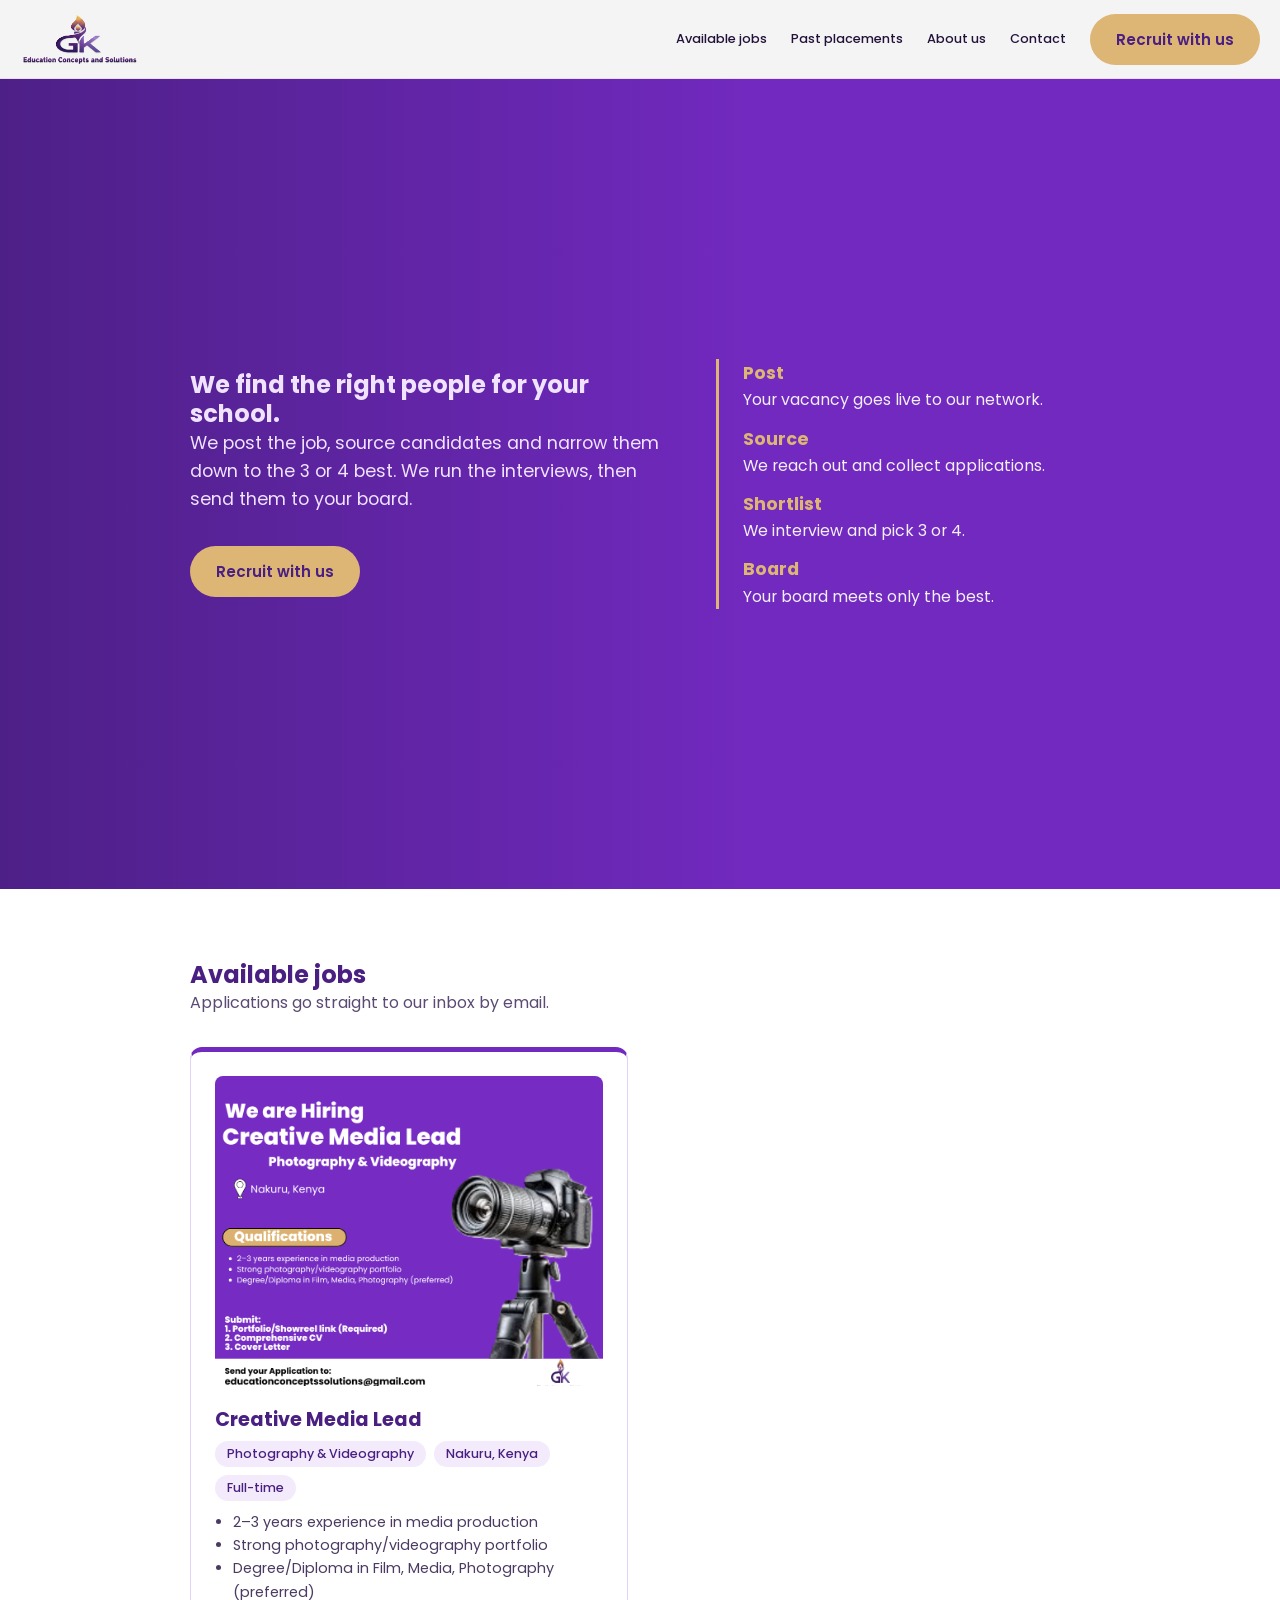
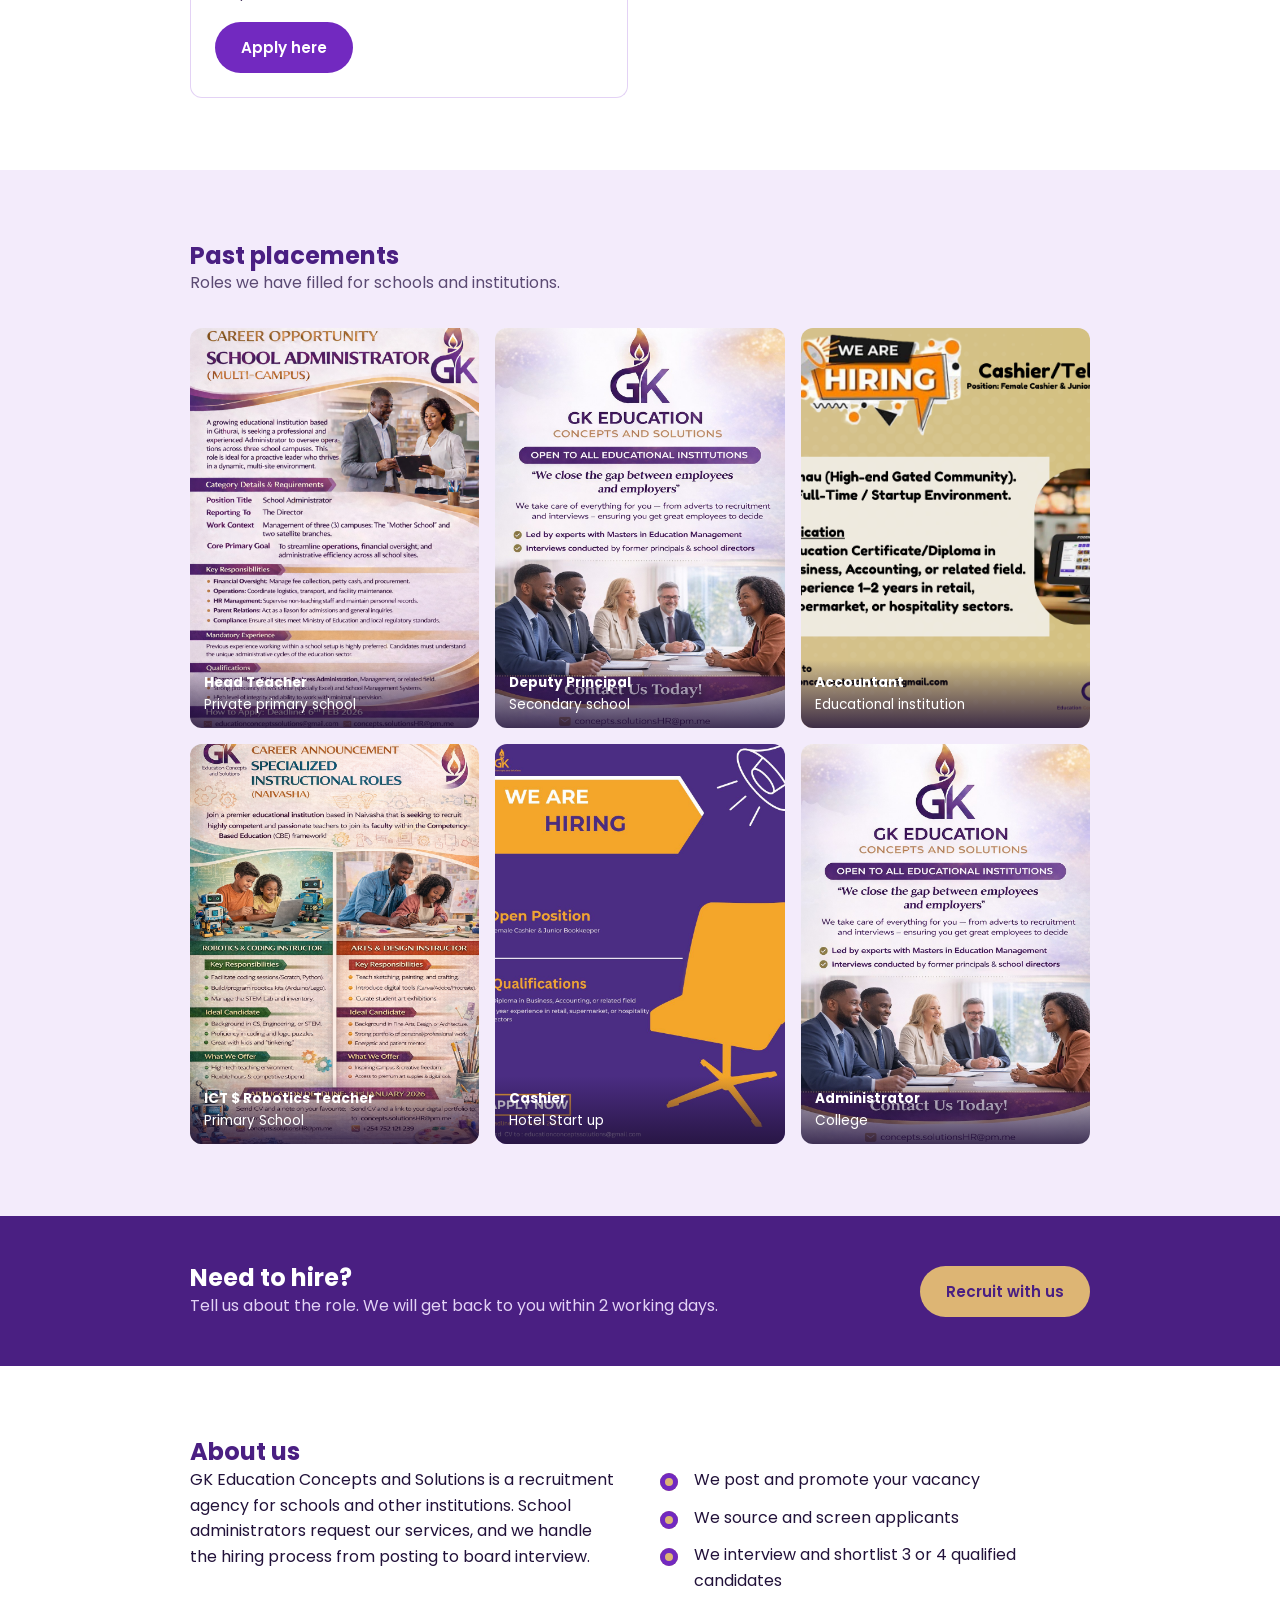
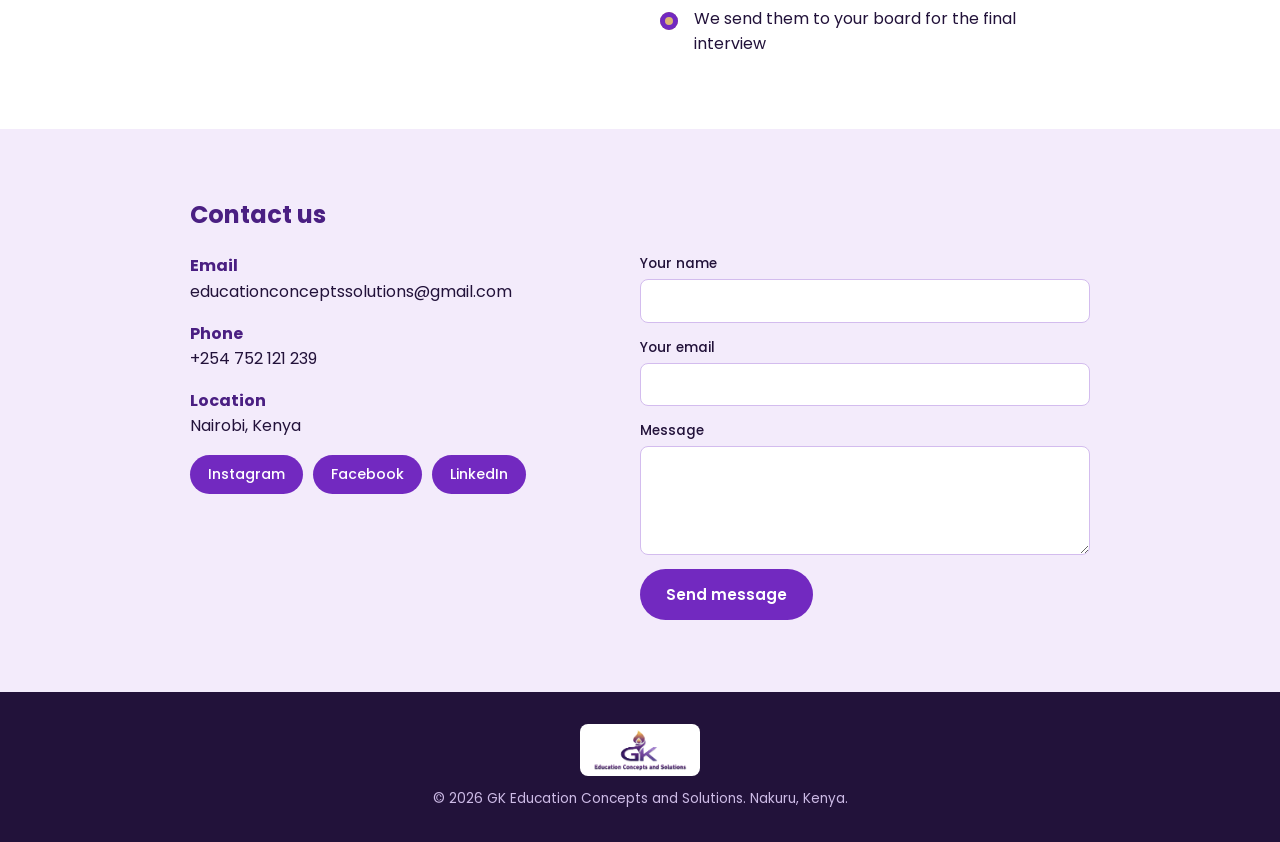
<file: gks.html>
<!DOCTYPE html>
<html lang="en">
<head>
<meta charset="UTF-8">
<meta name="viewport" content="width=device-width, initial-scale=1">
<title>GK Education Concepts and Solutions | Recruitment for Schools and Institutions</title>
<meta name="description" content="We source, screen and interview qualified candidates for schools and institutions, then present the best 3 or 4 to your board.">
<link rel="preconnect" href="https://fonts.googleapis.com">
<link rel="preconnect" href="https://fonts.gstatic.com" crossorigin>
<link href="https://fonts.googleapis.com/css2?family=Poppins:wght@400;500;600;700&display=swap" rel="stylesheet">
<link rel="stylesheet" href="css/gks.css">
</head>

<body>

<div class="box">

  <header class="nav">
    <a href="#home" class="brand">
        <img src="images/gkss.png" alt="GK Education Concepts and Solutions">
    </a>
    <button class="menu-btn" id="menuBtn" aria-label="Open menu" aria-expanded="false">Menu</button>
   
    <nav id="menu">
      <a href="#jobs">Available jobs</a>
      <a href="#past">Past placements</a>
      <a href="#about">About us</a>
      <a href="#contact">Contact</a>
      <button class="btn btn-gold" data-open="recruitModal">Recruit with us</button>
    </nav>
  </header>

  <section class="hero" id="home">

    <div class="hero-text">
      <h1>We find the right people for your school.</h1>
      <p>We post the job, source candidates and narrow them down to the 3 or 4 best. We run the interviews, then send them to your board.</p>
      
      <div class="hero-actions">
        <button class="btn btn-gold" data-open="recruitModal">Recruit with us</button>
      </div>

    </div>

    <ol class="steps">
      <li><b>Post</b> Your vacancy goes live to our network.</li>
      <li><b>Source</b> We reach out and collect applications.</li>
      <li><b>Shortlist</b> We interview and pick 3 or 4.</li>
      <li><b>Board</b> Your board meets only the best.</li>
    </ol>

  </section>

  <section id="jobs">
    <h2>Available jobs</h2>
    <p class="lead">Applications go straight to our inbox by email.</p>
    <div class="grid" id="jobGrid"></div>
  </section>

  <section id="past" class="tint">
    <h2>Past placements</h2>
    <p class="lead">Roles we have filled for schools and institutions.</p>
    <div class="gallery" id="gallery"></div>
  </section>

  <section id="recruit" class="cta">
    <div>
      <h2>Need to hire?</h2>
      <p>Tell us about the role. We will get back to you within 2 working days.</p>
    </div>
    <button class="btn btn-gold" data-open="recruitModal">Recruit with us</button>
  </section>

  <section id="about">
    <h2>About us</h2>
    <div class="about">
      <p>GK Education Concepts and Solutions is a recruitment agency for schools and other institutions. School administrators request our services, and we handle the hiring process from posting to board interview.</p>
      <ul class="ticks">
        <li>We post and promote your vacancy</li>
        <li>We source and screen applicants</li>
        <li>We interview and shortlist 3 or 4 qualified candidates</li>
        <li>We send them to your board for the final interview</li>
      </ul>
    </div>
  </section>

  <section id="contact" class="tint">
    <h2>Contact us</h2>

    <div class="contact">
      <div class="contact-info">
        <p><b>Email</b><a href="mailto:educationconceptssolutions@gmail.com">educationconceptssolutions@gmail.com</a></p>
        <p><b>Phone</b><a href="tel:+254 752 121 239">+254 752 121 239</a></p>
        <p><b>Location</b>Nairobi, Kenya</p>

        <div class="socials">
          <a href="https://www.instagram.com/gk_esolutions?utm_source=qr" target="_blank" rel="noopener">Instagram</a>
          <a href="https://web.facebook.com/profile.php?id=61586979463828" target="_blank" rel="noopener">Facebook</a>
          <a href="https://www.linkedin.com/in/education-concepts-and-solutions-59b382419/" target="_blank" rel="noopener">LinkedIn</a>
        </div>
      </div>

      <form class="form" id="contactForm">
        <label>Your name<input name="name" required></label>
        <label>Your email<input type="email" name="email" required></label>
        <label>Message<textarea name="message" rows="4" required></textarea></label>
        <button class="btn btn-purple" type="submit">Send message</button>
      </form>
    </div>
  </section>

  <footer class="footer">
    <img src="images/gkss.png" alt="GK logo">
    <p>&copy; <span id="year"></span> GK Education Concepts and Solutions. Nakuru, Kenya.</p>
  </footer>
</div>

<!-- Employer request popup -->
<div class="modal" id="recruitModal" role="dialog" aria-modal="true" aria-labelledby="rTitle" hidden>
  
    <div class="modal-card">
    <button class="close" data-close aria-label="Close">&times;</button>
    <h3 id="rTitle">Recruit with us</h3>
    <p class="lead">Fill in the details and we will contact you.</p>
    
    <form class="form" id="recruitForm">
      <label>School or institution<input name="org" required></label>
      <label>Your name and title<input name="contact" required></label>
      
      <div class="row">
        <label>Email<input type="email" name="email" required></label>
        <label>Phone<input type="tel" name="phone" required></label>
      </div>


      <div class="row">
        <label>Position to fill<input name="position" required></label>
        <label>Number of vacancies<input type="number" name="count" min="1" value="1"></label>
      </div>
      <label>Details (qualifications, start date, notes)<textarea name="details" rows="3"></textarea></label>
      <button class="btn btn-purple" type="submit">Send request</button>
    </form>
  </div>
</div>

<script src="js/gks.js"></script>
</body>
</html>
</file>
<file: css/index.css>
:root{--charcoal:#171717;--forest:#06110c;--crimson:#a31c1b;--crimson-hover:#bd2423;--text:#ece9e4;--muted:#a7aaa5;--line:rgba(236,233,228,.14);
--display:"Big Shoulders Display","Arial Narrow",Impact,sans-serif;--body:"Karla",system-ui,-apple-system,"Segoe UI",Roboto,sans-serif}
*{box-sizing:border-box;margin:0;padding:0}
html{scroll-behavior:smooth}
body{background:var(--forest);color:var(--text);font-family:var(--body);font-size:1.0625rem;line-height:1.65;padding:clamp(10px,3vw,40px)}
img{display:block;width:100%;height:100%;object-fit:cover}
a{color:inherit}
:focus-visible{outline:3px solid var(--crimson);outline-offset:3px}
.box{max-width:1160px;margin:0 auto;background:var(--charcoal);box-shadow:0 30px 80px rgba(0,0,0,.55)}
.pad{padding:clamp(48px,8vw,104px) clamp(22px,6vw,72px)}
h1,h2,h3{font-family:var(--display);font-weight:800;line-height:.98;text-transform:uppercase}
h2{font-size:clamp(2.2rem,5vw,3.6rem);margin-bottom:24px}
h3{font-size:1.5rem;margin-bottom:8px}
p{max-width:62ch}

/* Buttons */
.btn{display:inline-block;background:var(--crimson);color:#fff;font-family:var(--display);font-weight:800;font-size:1.2rem;letter-spacing:.04em;text-transform:uppercase;text-decoration:none;padding:16px 30px;transition:background .2s,transform .2s}
.btn:hover{background:var(--crimson-hover);transform:translateY(-2px)}
.btn.sm{padding:10px 20px;font-size:1rem}
.big-btn{font-size:1.35rem;padding:20px 38px}
/* soft pulse every few seconds */
.pulse{animation:pulse 5s ease-out 3s infinite}
@keyframes pulse{0%,75%{box-shadow:0 0 0 0 rgba(163,28,27,.6)}100%{box-shadow:0 0 0 16px rgba(163,28,27,0)}}

/* Nav */
.nav{display:flex;align-items:center;justify-content:space-between;gap:20px;padding:18px clamp(22px,6vw,72px);border-bottom:1px solid var(--line);position:sticky;top:0;z-index:5;background:rgba(23,23,23,.94);backdrop-filter:blur(6px)}
.logo{font-family:var(--display);font-weight:900;font-size:1.5rem;text-decoration:none;letter-spacing:.02em}
.logo span{color:var(--crimson)}
.nav ul{display:flex;gap:28px;list-style:none}
.nav ul a{text-decoration:none;color:var(--muted);font-weight:500;font-size:.95rem}
.nav ul a:hover{color:var(--text)}
@media(max-width:720px){.nav ul{display:none}}

/* Hero */
.hero{position:relative;min-height:clamp(540px,86vh,800px);display:flex;align-items:flex-end;background:linear-gradient(160deg,#0d2a1d,var(--forest));overflow:hidden}
.hero img{position:absolute;inset:0;opacity:.6;will-change:transform;transform:translate(0,-32%) scale(1.7);animation:drift 26s cubic-bezier(.45,.05,.3,1) .2s forwards}
/* start low on the mountain, rise to the peak, then sweep across to the next peak */
@keyframes drift{
  0%{transform:translate(0,-32%) scale(1.7)}
  45%{transform:translate(6%,16%) scale(1.7)}
  100%{transform:translate(-20%,18%) scale(1.8)}
}
.hero::after{content:"";position:absolute;inset:0;background:linear-gradient(to top,var(--charcoal) 4%,rgba(6,17,12,.55) 55%,rgba(6,17,12,.2))}
.hero-inner{position:relative;z-index:2;padding:clamp(28px,6vw,72px);width:100%}
.who{font-weight:700;color:var(--muted);margin-bottom:16px}
.who b{color:var(--text)}
.hero h1{font-size:clamp(2.8rem,8.4vw,6.6rem);margin-bottom:24px}
.hero h1 em{font-style:normal;color:var(--crimson);font-variant-numeric:tabular-nums}
.l{display:block;opacity:0;transform:translateY(.45em);animation:rise .8s ease forwards}
.hero h1 .l:nth-child(1){animation-delay:.3s}
.hero h1 .l:nth-child(2){animation-delay:.7s}
.hero h1 .l:nth-child(3){animation-delay:1.1s}
.l2{opacity:0;animation:rise .8s ease 3.4s forwards}
.hero .btn.l2{animation:rise .8s ease 3.4s forwards,pulse 5s ease-out 6s infinite}
@keyframes rise{to{opacity:1;transform:none}}
.lede{font-size:1.2rem;margin-bottom:34px;max-width:52ch}

/* Story + timeline */
.big{font-size:1.3rem;margin-bottom:14px}
.soft{color:var(--muted)}
.timeline{--p:1;list-style:none;position:relative;margin-top:56px;padding-left:48px}
.timeline::before,.timeline::after{content:"";position:absolute;left:11px;top:0;bottom:0;width:2px}
.timeline::before{background:var(--line)}
.timeline::after{background:var(--crimson);transform-origin:top;transform:scaleY(var(--p))}
.ms{position:relative;padding-bottom:52px}
.ms:last-child{padding-bottom:0}
.ms::before{content:"";position:absolute;left:-48px;top:4px;width:24px;height:24px;border-radius:50%;background:var(--charcoal);border:3px solid var(--crimson);z-index:1;transition:background .4s,box-shadow .4s}
.ms p{color:var(--muted);max-width:52ch}
.timeline.anim .ms{opacity:.35;transition:opacity .5s}
.timeline.anim .ms::before{border-color:var(--line)}
.timeline.anim .ms.on{opacity:1}
.timeline.anim .ms.on::before{border-color:var(--crimson);background:var(--crimson);box-shadow:0 0 0 6px rgba(163,28,27,.25)}

/* Stats */
.stats{display:grid;grid-template-columns:1fr 1fr;background:var(--forest);border-top:1px solid var(--line);border-bottom:1px solid var(--line)}
.stat{padding:clamp(36px,6vw,72px) clamp(22px,5vw,64px)}
.stat+.stat{border-left:1px solid var(--line)}
.stat b{font-family:var(--display);font-weight:900;font-size:clamp(4.5rem,13vw,9rem);line-height:.9;font-variant-numeric:tabular-nums}
.stat span{font-family:var(--display);font-weight:800;font-size:1.8rem;color:var(--crimson);margin-left:8px;text-transform:uppercase}
.stat p{color:var(--muted);margin-top:8px}

/* Proof */
.shots{display:grid;grid-template-columns:1.3fr 1fr 1fr;gap:12px;margin:10px 0 44px}
.shot{aspect-ratio:3/4;background:linear-gradient(160deg,#0d2a1d,#050c09);overflow:hidden;position:relative}
.shot figcaption{position:absolute;left:0;bottom:0;right:0;padding:30px 14px 12px;font-size:.9rem;font-weight:700;background:linear-gradient(to top,rgba(6,17,12,.92),transparent)}
blockquote{font-family:var(--display);font-weight:700;font-size:clamp(1.6rem,3.6vw,2.6rem);line-height:1.15;border-left:6px solid var(--crimson);padding-left:clamp(18px,3vw,34px);max-width:28ch}
blockquote cite{display:block;margin-top:16px;font-family:var(--body);font-style:normal;font-size:1rem;font-weight:500;color:var(--muted)}
@media(max-width:720px){.shots{grid-template-columns:1fr 1fr}.shot:first-child{grid-column:1/-1;aspect-ratio:16/10}}

/* Offer */
.offer{background:var(--forest);border-top:1px solid var(--line);border-bottom:1px solid var(--line)}
.offer-grid{display:grid;grid-template-columns:.85fr 1.15fr;gap:clamp(28px,5vw,72px);align-items:start}
.name{font-weight:700;color:var(--muted);margin-bottom:6px}
.price{font-family:var(--display);font-weight:900;font-size:clamp(5rem,13vw,9rem);line-height:.9}
.price small{font-size:1.6rem;color:var(--crimson);margin-left:4px}
.tag{color:var(--muted);margin-top:14px;max-width:30ch}
.offer ul{list-style:none;border-top:1px solid var(--line)}
.offer li{padding:18px 0 18px 34px;border-bottom:1px solid var(--line);position:relative;font-size:1.1rem}
.offer li::before{content:"";position:absolute;left:0;top:27px;width:14px;height:8px;border-left:3px solid var(--crimson);border-bottom:3px solid var(--crimson);transform:rotate(-45deg) translateY(-3px)}
.note{margin-top:22px;color:var(--muted);font-style:italic}
@media(max-width:820px){.offer-grid{grid-template-columns:1fr}}

/* Who it's for */
.who-grid{display:grid;grid-template-columns:repeat(3,1fr);border:1px solid var(--line)}
.who-grid div{padding:34px 28px;border-right:1px solid var(--line)}
.who-grid div:last-child{border-right:0}
.who-grid p{color:var(--muted);font-size:1rem}
@media(max-width:820px){.who-grid{grid-template-columns:1fr}.who-grid div{border-right:0;border-bottom:1px solid var(--line)}.who-grid div:last-child{border-bottom:0}.stats{grid-template-columns:1fr}.stat+.stat{border-left:0;border-top:1px solid var(--line)}}

/* Apply + founding spots */
.apply{text-align:center}
.apply h2{margin-inline:auto;max-width:14ch}
.apply p{margin:0 auto 28px;color:var(--muted)}
.spots{display:grid;grid-template-columns:repeat(15,1fr);gap:6px;max-width:520px;margin:0 auto 12px}
.spots i{aspect-ratio:1;background:var(--crimson);border:2px solid var(--crimson);transition:background .3s}
.spots.anim i{background:transparent}
.spots.anim i.fill{background:var(--crimson)}
.spots i.gone,.spots.anim i.gone{background:transparent;border-color:var(--line)} /* a claimed spot switches off */
.spots-label{font-size:.95rem;margin-bottom:36px!important}
@media(max-width:520px){.spots{grid-template-columns:repeat(8,1fr)}}

footer{padding:30px clamp(22px,6vw,72px);border-top:1px solid var(--line);display:flex;flex-wrap:wrap;justify-content:space-between;gap:12px 24px;color:var(--muted);font-size:.92rem}
footer a{text-decoration:none}
footer a:hover{color:var(--text)}

/* Reduced motion: everything is static and fully visible */
@media(prefers-reduced-motion:reduce){
  html{scroll-behavior:auto}
  .hero img{animation:none;transform:scale(1.15)}
  .l,.l2{animation:none!important;opacity:1;transform:none}
  .pulse{animation:none!important}
  .btn{transition:none}
}
</file>
<file: css/beast.css>
/* ---------- Tokens ---------- */
:root{
  --charcoal:#171717;
  --forest:#06110c;
  --crimson:#a31c1b;
  --crimson-hover:#bd2423;
  --text:#ece9e4;
  --muted:#a7aaa5;
  --line:rgba(236,233,228,.14);
  --display:"Big Shoulders Display","Arial Narrow",Impact,sans-serif;
  --body:"Karla",system-ui,-apple-system,"Segoe UI",Roboto,sans-serif;
}
*{
    box-sizing:border-box;
    margin:0;
    padding:0;
}
html{
    scroll-behavior:smooth
}

body{
  background:var(--forest);
  color:var(--text);
  font-family:var(--body);
  font-size:1.0625rem;
  line-height:1.65;
  padding:clamp(10px,3vw,40px);
}


img{
    display:block;
    width:100%;
    height:100%;
    object-fit:cover
}

a{
    color:inherit
}
:focus-visible{
    outline:3px solid var(--crimson);
    outline-offset:3px
}

/* ---------- The box ---------- */
.box{
  max-width:1160px;
  margin:0 auto;
  background:var(--charcoal);
  border-top:6px solid var(--crimson);
  box-shadow:0 0 0 1px var(--line),0 30px 80px rgba(0,0,0,.55);
}

.pad{padding:clamp(48px,8vw,104px) clamp(22px,6vw,72px)}
h1,h2,h3{
    font-family:var(--display);
    font-weight:800;
    line-height:.98;
    letter-spacing:.005em;
    text-transform:uppercase;
}
h2{
    font-size:clamp(2.2rem,5vw,3.6rem);
    margin-bottom:24px;
}
p{
    font-size:1.5rem;
    margin-bottom:8px;
}
p{max-width:62ch}

/* ---------- Buttons ---------- */
.btn{
  display:inline-block;
  background:var(--crimson);
  color:#fff;
  font-family:var(--display);
  font-weight:800;
  font-size:1.2rem;
  letter-spacing:.04em;
  text-transform:uppercase;
  text-decoration:none;
  padding:16px 30px;
  border:0;
  transition:background .2s,transform .2s;
}
.btn:hover{background:var(--crimson-hover);transform:translateY(-2px)}

/* ---------- Nav ---------- */
.nav{
  display:flex;
  align-items:center;
  justify-content:space-between;
  gap:20px;
  padding:18px clamp(22px,6vw,72px);
  border-bottom:1px solid var(--line);
  position:sticky;top:0;z-index:5;
  background:rgba(23,23,23,.94);
  backdrop-filter:blur(6px);
}
.logo{
    font-family:var(--display);
    font-weight:900;
    font-size:1.5rem;
    text-decoration:none;
    letter-spacing:.02em;
}
.logo span{color:var(--crimson)}
.nav ul{
    display:flex;
    gap:28px;
    list-style:none;
}
.nav ul a{
    text-decoration:none;
    color:var(--muted);
    font-weight:500;
    font-size:.95rem;
}
.nav ul a:hover{
    color:var(--text);
}
@media(max-width:720px){.nav ul{display:none}}

/* ---------- Hero ---------- */
.hero{
  position:relative;
  min-height:clamp(520px,82vh,780px);
  display:flex;align-items:flex-end;
  background:linear-gradient(160deg,#0d2a1d,var(--forest));
  overflow:hidden;
}
.hero img{position:absolute;inset:0;opacity:.55}
.hero::after{
  content:"";position:absolute;inset:0;
  background:linear-gradient(to top,var(--charcoal) 4%,rgba(6,17,12,.55) 55%,rgba(6,17,12,.2));
}
.hero-inner{
    position:relative;
    z-index:2;
    padding:clamp(28px,6vw,72px);
    width:100%;
}
.hero .who{
    font-weight:700;
    color:var(--muted);
    margin-bottom:16px;
    font-size:1rem;
}
.hero .who b{
    color:var(--text);
}
.hero h1{
    font-size:clamp(2.8rem,8.4vw,6.6rem);
    max-width:15ch;
    margin-bottom:24px;
}
.hero h1 em{
    font-style:normal;
    color:var(--crimson);
}
.hero .lede{
    font-size:1.2rem;
    color:var(--text);
    margin-bottom:34px;
    max-width:52ch;
}

/* ---------- About ---------- */
.about{
    display:grid;
    grid-template-columns:1.1fr .9fr;
    gap:clamp(28px,5vw,64px);
    align-items:center;
}
.about p+p{
    margin-top:18px}
.about p.strong{
    font-size:1.25rem;
    color:var(--text);
}
.about p{
    color:var(--muted);
}
.frame{
    aspect-ratio:4/5;
    background:linear-gradient(160deg,#0d2a1d,var(--forest));
    overflow:hidden;
    border:1px solid var(--line);
}
@media(max-width:820px){
    .about{
        grid-template-columns:1fr;
    }
    .frame{
        aspect-ratio:16/11;
    }
}

/* ---------- Offer ---------- */
.offer{
    background:var(--forest);
    border-top:1px solid var(--line);
    border-bottom:1px solid var(--line);
}
.offer-grid{
    display:grid;
    grid-template-columns:.85fr 1.15fr;
    gap:clamp(28px,5vw,72px);
    align-items:start;
}
.price{
    font-family:var(--display);
    font-weight:900;
    font-size:clamp(5rem,13vw,9rem);
    line-height:.9;
    color:var(--text);
}
.price small{
    font-size:1.6rem;
    color:var(--crimson);
    margin-left:4px;
}
.offer .tag{   
    color:var(--muted);
    margin-top:14px;
    max-width:30ch;
}
.offer ul{
    list-style:none;
    border-top:1px solid var(--line);
}
.offer li{
  padding:18px 0 18px 34px;
  border-bottom:1px solid var(--line);
  position:relative;
  font-size:1.1rem;
}
.offer li::before{
  content:"";
  position:absolute;
  left:0;
  top:27px;
  width:14px;
  height:8px;
  border-left:3px solid var(--crimson);
  border-bottom:3px solid var(--crimson);
  transform:rotate(-45deg) translateY(-3px);
}
.note{margin-top:22px;color:var(--muted);font-style:italic}
@media(max-width:820px){.offer-grid{grid-template-columns:1fr}}

/* ---------- Who it's for ---------- */
.who-grid{display:grid;
    grid-template-columns:repeat(3,1fr);
    gap:0;
    border:1px solid var(--line);
}
.who-grid div{
    padding:34px 28px;
    border-right:1px solid var(--line);
}
.who-grid div:last-child{
    border-right:0;
}
.who-grid h3{
    color:var(--text);
}
.who-grid p{
    color:var(--muted);
    font-size:1rem;
}
@media(max-width:820px){
    .who-grid{
        grid-template-columns:1fr;
    }
    .who-grid div{
        border-right:0;
        border-bottom:1px solid var(--line);
    }
    .who-grid div:last-child{
        border-bottom:0;
    }
}

/* ---------- Proof ---------- */
.proof{
    background:var(--forest);
    border-top:1px solid var(--line);
}
.shots{
    display:grid;
    grid-template-columns:1.3fr 1fr 1fr;
    gap:12px;
    margin:30px 0 44px;
}
.shot{
    aspect-ratio:3/4;
    background:linear-gradient(160deg,#0d2a1d,#050c09);
    overflow:hidden;
    position:relative;
}
.shot figcaption{
  position:absolute;
  left:0;bottom:0;right:0;
  padding:30px 14px 12px;
  font-size:.9rem;
  font-weight:700;
  background:linear-gradient(to top,rgba(6,17,12,.92),transparent);
}
blockquote{
  font-family:var(--display);
  font-weight:700;
  font-size:clamp(1.6rem,3.6vw,2.6rem);
  line-height:1.15;
  border-left:6px solid var(--crimson);
  padding-left:clamp(18px,3vw,34px);
  max-width:28ch;
  text-transform:none;
}
blockquote cite{
    display:block;
    margin-top:16px;
    font-family:var(--body);
    font-style:normal;
    font-size:1rem;
    font-weight:500;
    color:var(--muted);
}
@media(max-width:720px){.shots{grid-template-columns:1fr 1fr}.shot:first-child{grid-column:1/-1;aspect-ratio:16/10}}

/* ---------- Apply ---------- */
.apply{
    text-align:center
}
.apply h2{
    margin-inline:auto;
    max-width:14ch;
}
.apply p{
    margin:0 auto 28px;
    color:var(--muted);
}
.spots{
    display:grid;
    grid-template-columns:repeat(15,1fr);
    gap:6px;
    max-width:520px;
    margin:0 auto 12px;
}
.spots i{
    aspect-ratio:1;
    background:var(--crimson)}
.spots-label{
    font-size:.95rem;
    color:var(--muted);
    margin-bottom:36px}
.apply .btn{
    font-size:1.35rem;
    padding:20px 38px}
@media(max-width:520px){
    .spots{grid-template-columns:repeat(8,1fr)}
}

/* ---------- Footer ---------- */
footer{
  padding:30px clamp(22px,6vw,72px);
  border-top:1px solid var(--line);
  display:flex;
  flex-wrap:wrap;
  justify-content:space-between;
  gap:12px 24px;
  color:var(--muted);
  font-size:.92rem;
}
footer a{
    text-decoration:none
}
footer a:hover{
    color:var(--text)
}

@media(prefers-reduced-motion:reduce){
  html{scroll-behavior:auto}
  .btn{transition:none}
}
</file>
<file: style.css>
:root{--charcoal:#171717;--forest:#06110c;--crimson:#a31c1b;--crimson-hover:#bd2423;--text:#ece9e4;--muted:#a7aaa5;--line:rgba(236,233,228,.14);
--display:"Big Shoulders Display","Arial Narrow",Impact,sans-serif;--body:"Karla",system-ui,-apple-system,"Segoe UI",Roboto,sans-serif}
*{box-sizing:border-box;margin:0;padding:0}
html{scroll-behavior:smooth}
body{background:var(--forest);color:var(--text);font-family:var(--body);font-size:1.0625rem;line-height:1.65;padding:clamp(10px,3vw,40px)}
img{display:block;width:100%;height:100%;object-fit:cover}
a{color:inherit}
:focus-visible{outline:3px solid var(--crimson);outline-offset:3px}
.box{max-width:1160px;margin:0 auto;background:var(--charcoal);box-shadow:0 30px 80px rgba(0,0,0,.55)}
.pad{padding:clamp(48px,8vw,104px) clamp(22px,6vw,72px)}
h1,h2,h3{font-family:var(--display);font-weight:800;line-height:.98;text-transform:uppercase}
h2{font-size:clamp(2.2rem,5vw,3.6rem);margin-bottom:24px}
h3{font-size:1.5rem;margin-bottom:8px}
p{max-width:62ch}

/* Buttons */
.btn{display:inline-block;background:var(--crimson);color:#fff;font-family:var(--display);font-weight:800;font-size:1.2rem;letter-spacing:.04em;text-transform:uppercase;text-decoration:none;padding:16px 30px;transition:background .2s,transform .2s}
.btn:hover{background:var(--crimson-hover);transform:translateY(-2px)}
.btn.sm{padding:10px 20px;font-size:1rem}
.big-btn{font-size:1.35rem;padding:20px 38px}
/* soft pulse every few seconds */
.pulse{animation:pulse 5s ease-out 3s infinite}
@keyframes pulse{0%,75%{box-shadow:0 0 0 0 rgba(163,28,27,.6)}100%{box-shadow:0 0 0 16px rgba(163,28,27,0)}}

/* Nav */
.nav{display:flex;align-items:center;justify-content:space-between;gap:20px;padding:18px clamp(22px,6vw,72px);border-bottom:1px solid var(--line);position:sticky;top:0;z-index:5;background:rgba(23,23,23,.94);backdrop-filter:blur(6px)}
.logo{font-family:var(--display);font-weight:900;font-size:1.5rem;text-decoration:none;letter-spacing:.02em}
.logo span{color:var(--crimson)}
.nav ul{display:flex;gap:28px;list-style:none}
.nav ul a{text-decoration:none;color:var(--muted);font-weight:500;font-size:.95rem}
.nav ul a:hover{color:var(--text)}
@media(max-width:720px){.nav ul{display:none}}

/* Hero */
.hero{position:relative;min-height:clamp(560px,92vh,860px);display:flex;align-items:flex-end;background:linear-gradient(160deg,#0d2a1d,var(--forest));overflow:hidden}
.cam,.her{position:absolute;inset:0;transform-origin:center}
.cam{transform:scale(1.15);will-change:transform}
.js .her{opacity:0}
.hero::after{content:"";position:absolute;inset:0;background:linear-gradient(to top,var(--charcoal) 4%,rgba(6,17,12,.5) 55%,rgba(6,17,12,.15))}
.hero-inner{position:relative;z-index:2;padding:clamp(28px,6vw,72px);width:100%}
.js .hero:not(.shown) .hero-inner{visibility:hidden}
.skip{display:none;position:absolute;right:20px;bottom:20px;z-index:3;background:rgba(6,17,12,.7);color:var(--text);border:1px solid var(--line);font:700 .9rem var(--body);padding:10px 16px;cursor:pointer}
.js .skip{display:block}
.skip[hidden]{display:none!important}
.who{font-weight:700;color:var(--muted);margin-bottom:16px}
.who b{color:var(--text)}
.hero h1{font-size:clamp(2.8rem,8.4vw,6.6rem);margin-bottom:24px}
.hero h1 em{font-style:normal;color:var(--crimson);font-variant-numeric:tabular-nums}
.l{display:block}
.lede{font-size:1.2rem;margin-bottom:34px;max-width:52ch}
/* after the intro, the words slide in from the left */
.js .l,.js .l2{opacity:0;transform:translateX(-80px);transition:opacity .9s ease,transform .9s cubic-bezier(.2,.7,.2,1)}
.js .shown .l,.js .shown .l2{opacity:1;transform:none}
.js .shown .who{transition-delay:.1s}
.js .shown h1 .l:nth-child(1){transition-delay:.4s}
.js .shown h1 .l:nth-child(2){transition-delay:.8s}
.js .shown h1 .l:nth-child(3){transition-delay:1.2s}
.js .shown .lede{transition-delay:2s}
.js .shown .btn.l2{transition:opacity .9s ease 2.4s,transform .9s cubic-bezier(.2,.7,.2,1) 2.4s,background .2s}
.lede{font-size:1.2rem;margin-bottom:34px;max-width:52ch}

/* Story + timeline */
.big{font-size:1.3rem;margin-bottom:14px}
.soft{color:var(--muted)}
.timeline{--p:1;list-style:none;position:relative;margin-top:56px;padding-left:48px}
.timeline::before,.timeline::after{content:"";position:absolute;left:11px;top:0;bottom:0;width:2px}
.timeline::before{background:var(--line)}
.timeline::after{background:var(--crimson);transform-origin:top;transform:scaleY(var(--p))}
.ms{position:relative;padding-bottom:52px}
.ms:last-child{padding-bottom:0}
.ms::before{content:"";position:absolute;left:-48px;top:4px;width:24px;height:24px;border-radius:50%;background:var(--charcoal);border:3px solid var(--crimson);z-index:1;transition:background .4s,box-shadow .4s}
.ms p{color:var(--muted);max-width:52ch}
.timeline.anim .ms{opacity:.35;transition:opacity .5s}
.timeline.anim .ms::before{border-color:var(--line)}
.timeline.anim .ms.on{opacity:1}
.timeline.anim .ms.on::before{border-color:var(--crimson);background:var(--crimson);box-shadow:0 0 0 6px rgba(163,28,27,.25)}

/* Stats */
.stats{display:grid;grid-template-columns:1fr 1fr;background:var(--forest);border-top:1px solid var(--line);border-bottom:1px solid var(--line)}
.stat{padding:clamp(36px,6vw,72px) clamp(22px,5vw,64px)}
.stat+.stat{border-left:1px solid var(--line)}
.stat b{font-family:var(--display);font-weight:900;font-size:clamp(4.5rem,13vw,9rem);line-height:.9;font-variant-numeric:tabular-nums}
.stat span{font-family:var(--display);font-weight:800;font-size:1.8rem;color:var(--crimson);margin-left:8px;text-transform:uppercase}
.stat p{color:var(--muted);margin-top:8px}

/* Proof */
.shots{display:grid;grid-template-columns:1.3fr 1fr 1fr;gap:12px;margin:10px 0 44px}
.shot{aspect-ratio:3/4;background:linear-gradient(160deg,#0d2a1d,#050c09);overflow:hidden;position:relative}
.shot figcaption{position:absolute;left:0;bottom:0;right:0;padding:30px 14px 12px;font-size:.9rem;font-weight:700;background:linear-gradient(to top,rgba(6,17,12,.92),transparent)}
blockquote{font-family:var(--display);font-weight:700;font-size:clamp(1.6rem,3.6vw,2.6rem);line-height:1.15;border-left:6px solid var(--crimson);padding-left:clamp(18px,3vw,34px);max-width:28ch}
blockquote cite{display:block;margin-top:16px;font-family:var(--body);font-style:normal;font-size:1rem;font-weight:500;color:var(--muted)}
@media(max-width:720px){.shots{grid-template-columns:1fr 1fr}.shot:first-child{grid-column:1/-1;aspect-ratio:16/10}}

/* Offer */
.offer{background:var(--forest);border-top:1px solid var(--line);border-bottom:1px solid var(--line)}
.offer-grid{display:grid;grid-template-columns:.85fr 1.15fr;gap:clamp(28px,5vw,72px);align-items:start}
.name{font-weight:700;color:var(--muted);margin-bottom:6px}
.price{font-family:var(--display);font-weight:900;font-size:clamp(5rem,13vw,9rem);line-height:.9}
.price small{font-size:1.6rem;color:var(--crimson);margin-left:4px}
.tag{color:var(--muted);margin-top:14px;max-width:30ch}
.offer ul{list-style:none;border-top:1px solid var(--line)}
.offer li{padding:18px 0 18px 34px;border-bottom:1px solid var(--line);position:relative;font-size:1.1rem}
.offer li::before{content:"";position:absolute;left:0;top:27px;width:14px;height:8px;border-left:3px solid var(--crimson);border-bottom:3px solid var(--crimson);transform:rotate(-45deg) translateY(-3px)}
.note{margin-top:22px;color:var(--muted);font-style:italic}
@media(max-width:820px){.offer-grid{grid-template-columns:1fr}}

/* Who it's for */
.who-grid{display:grid;grid-template-columns:repeat(3,1fr);border:1px solid var(--line)}
.who-grid div{padding:34px 28px;border-right:1px solid var(--line)}
.who-grid div:last-child{border-right:0}
.who-grid p{color:var(--muted);font-size:1rem}
@media(max-width:820px){.who-grid{grid-template-columns:1fr}.who-grid div{border-right:0;border-bottom:1px solid var(--line)}.who-grid div:last-child{border-bottom:0}.stats{grid-template-columns:1fr}.stat+.stat{border-left:0;border-top:1px solid var(--line)}}

/* Apply + founding spots */
.apply{text-align:center}
.apply h2{margin-inline:auto;max-width:14ch}
.apply p{margin:0 auto 28px;color:var(--muted)}
.spots{display:grid;grid-template-columns:repeat(15,1fr);gap:6px;max-width:520px;margin:0 auto 12px}
.spots i{aspect-ratio:1;background:var(--crimson);border:2px solid var(--crimson);transition:background .3s}
.spots.anim i{background:transparent}
.spots.anim i.fill{background:var(--crimson)}
.spots i.gone,.spots.anim i.gone{background:transparent;border-color:var(--line)} /* a claimed spot switches off */
.spots-label{font-size:.95rem;margin-bottom:36px!important}
@media(max-width:520px){.spots{grid-template-columns:repeat(8,1fr)}}

footer{padding:30px clamp(22px,6vw,72px);border-top:1px solid var(--line);display:flex;flex-wrap:wrap;justify-content:space-between;gap:12px 24px;color:var(--muted);font-size:.92rem}
footer a{text-decoration:none}
footer a:hover{color:var(--text)}

/* Reduced motion: everything is static and fully visible */
@media(prefers-reduced-motion:reduce){
  html{scroll-behavior:auto}
  .js .l,.js .l2,.js .shown .btn.l2{transition:none}
  .pulse{animation:none!important}
  .btn{transition:none}
}

/* Section backgrounds: photo under a dark layer so text stays readable */
.bg{background:linear-gradient(rgba(23,23,23,.9),rgba(23,23,23,.95)),var(--img) center/cover no-repeat,var(--charcoal)}
.offer.bg{background:linear-gradient(rgba(6,17,12,.9),rgba(6,17,12,.95)),var(--img) center/cover no-repeat,var(--forest)}
.has-mix{position:relative}
.has-mix>:not(.mixbg){position:relative;z-index:1}
.mixbg{position:absolute;inset:0;display:flex}
.mixbg i{flex:1;background:var(--img) center/cover no-repeat,var(--forest)}
.mixbg::after{content:"";position:absolute;inset:0;background:rgba(23,23,23,.9)}
.who-grid{background:rgba(6,17,12,.7)}

/* Closing figure */
.grow{text-align:center;background:var(--forest);border-top:1px solid var(--line)}
.grow h2{margin-inline:auto;max-width:16ch}
#fig{width:100%;max-width:440px;height:auto;display:block;margin:20px auto 0}
#torso{fill:var(--text);stroke:var(--text);stroke-width:10;stroke-linejoin:round}
#head{fill:var(--text)}
.lim{stroke:var(--text);stroke-linecap:round}
#bar{stroke:var(--muted);stroke-width:6;stroke-linecap:round}
.pl{fill:var(--crimson)}
.floor{stroke:var(--line);stroke-width:2}
.day{font-family:var(--display);font-weight:800;font-size:1.8rem;color:var(--crimson);margin:12px auto 0;text-transform:uppercase}
</file>
<file: css/gks.css>
:root{
  --purple:#7229C0;      /* poster background */
  --purple-dark:#4A1F82; /* logo text */
  --gold:#DDB574;        /* poster button */
  --flame:#F0952A;       /* logo flame */
  --lilac:#F3EBFB;
  --ink:#22123A;
  --white:#fff;

  /* ===== PLAY WITH THESE ===== */
  /* Swap for your own photo, e.g. url('images/hero.jpg') or an Unsplash link */
  --hero-image:url('https://plus.unsplash.com/premium_photo-1707155465527-c5a2935b21cc?fm=jpg&q=60&w=3000&auto=format&fit=crop&ixlib=rb-4.1.0&ixid=M3wxMjA3fDB8MHxzZWFyY2h8MXx8YWZyaWNhbiUyMGJ1c2luZXNzJTIwbWVldGluZ3xlbnwwfHwwfHx8MA%3D%3D');
  --hero-overlay:rgba(74,31,130,.92); /* left-side tint so the text stays readable */

  --page-width:900px;   /* how wide the content "box" is (invisible) */
  --page-bg:#ffffff;     /* background behind the whole page */
  --gutter:max(24px, calc((100% - var(--page-width)) / 2)); /* side space; don't edit */
}

*{
    box-sizing:border-box;
    margin:0;padding:0
}
html{
    scroll-behavior:smooth;
    scroll-padding-top:90px
}
body{
    font-family:'Poppins',system-ui,sans-serif;
    color:var(--ink);
    background:var(--page-bg);
    line-height:1.6;
}
a{
    color:inherit;
}
img{
    max-width:100%;
    display:block;
}
:focus-visible{
    outline:3px solid var(--flame);
    outline-offset:2px;
}

/* Boxed layout */
/* No visible box: sections span the full width, only the content is held to --page-width */
.box{
    width:100%
}
section{
    padding:72px var(--gutter)
}
.tint{
    background:var(--lilac)
}
h1,h2,h3{
    line-height:1.2;
    color:var(--purple-dark)
}
.h2{
    font-size:2rem;
    margin-bottom:8px;
}
.lead{
    color:#5b4a73;
    margin-bottom:32px;
    max-width:60ch;
}

/* Buttons */
.btn{
    display:inline-block;
    font:600 .95rem 'Poppins',sans-serif;
    padding:12px 24px;
    border-radius:999px;
    border:2px solid transparent;
    cursor:pointer;
    text-decoration:none;
    transition:transform .15s,background.15s;
}
.btn:hover{
    transform:translateY(-2px);
}
.btn-gold{
    
    background:var(--gold);
    color:var(--purple-dark);
}
.btn-gold:hover{
    background:#e8c68f;
}
.btn-purple{
    background:var(--purple);
    color:#fff;
}
.btn-purple:hover{
    background:var(--purple-dark);
}
.btn-ghost{
    border-color:#fff;
    color:#fff;
}
.btn-ghost:hover{
    background:rgba(255,255,255,.15);
}


/* Navigation */
.nav {
    width: 100%;
    /* max-width: 1000px; */
    margin: 0 auto;
    display: flex;
    align-items: center;
    justify-content: space-between;
    gap: 24px;
    padding: 12px 20px;
    background: #eae9e97e;
    position: sticky;
    top: 0;
    z-index: 20;
    border-bottom: 1px solid #eadcf7;
}

/* Logo */
.brand {
    flex-shrink: 0;
}

.brand img {
    height: 54px;
    width: auto;
    display: block;
}

/* Links and recruit button */
.nav nav {
    display: flex;
    align-items: center;
    justify-content: flex-end;
    gap: 24px;
    flex: 1;
}

/* Individual links */
.nav nav a {
    text-decoration: none;
    font-weight: 450;
    font-size: 0.8rem;
    white-space: nowrap;
}

.nav nav a:hover {
    color: var(--purple);
}

/* Recruit button */
.nav nav .btn {
    font-size: 0.95rem;
    padding: 12px 24px;
    flex-shrink: 0;
    white-space: nowrap;
}

/* Mobile menu button */
.menu-btn {
    display: none;
    background: var(--purple);
    color: #fff;
    border: 0;
    border-radius: 8px;
    padding: 8px 16px;
    font: 600 0.9rem 'Poppins', sans-serif;
}

/* Hero */
.hero{
background:
    linear-gradient(90deg, var(--hero-overlay) 0%, rgba(114,41,192,.55) 60%, rgba(114,41,192,.5) 100%),
    var(--hero-image) center/cover no-repeat,
    var(--purple);
    height: 90vh;
    margin:0 auto;
    color:#fff;
    display:grid;
    grid-template-columns:1.3fr 1fr;
    gap:40px;
    align-items:center;
    
    padding:88px var(--gutter);
}
.hero h1{
    color:#efe3ff;
}
.hero p{
    font-size:1.1rem;
    max-width:48ch;
    margin-bottom:32px;
    color:#efe3ff;
}
.hero-actions{
    display:flex;
    gap:14px;
    flex-wrap:wrap;
}
.steps{
    list-style:none;
    display:grid;
    gap:12px;
    border-left:3px solid var(--gold);
    padding-left:24px;
}
.steps li{
    font-size:.99rem;
    color:#f2eff7;
}
.steps b{
    display:block;
    color:var(--gold);
    font-size:1.1rem;
}

/* Jobs */
.grid{
    display:grid;
    grid-template-columns:repeat(auto-fill,minmax(290px,1fr));
    gap:24px;
    
}

/* Job card images */
.job-image {
    width: 100%;
    height: 310px;
    object-fit:cover;
    object-position: center;
    border-radius: 8px;
    margin-bottom: 12px;
}

/* Responsive image height */
@media (max-width: 600px) {
    .job-image {
        height: 200px;
    }
}

.card{
    border:1px solid #e3d2f5;
    border-top:5px solid var(--purple);
    border-radius:12px;
    padding:24px;
    display:flex;
    flex-direction:column;
    gap:10px;
    background:#fff;
    min-width:0;
    overflow: hidden;
}
.card h3{
    font-size:1.2rem;
}
.tags{
    display:flex;
    flex-wrap:wrap;
    gap:8px;
}
.tags span{
    background:var(--lilac);
    color:var(--purple-dark);
    font-size:.78rem;
    padding:3px 12px;
    border-radius:999px;
    font-weight:500;
}
.card ul{
    padding-left:18px;
    font-size:.9rem;
    color:#4b3b62;
    flex:1;
}
.card .btn{
    align-self:flex-start;
    margin-top:8px;
}
.empty{
    grid-column:1/-1;
    padding:32px;
    border:2px dashed #d3bcee;
    border-radius:12px;
    text-align:center;
}

/* Gallery */
.gallery{
    display:grid;
    grid-template-columns:repeat(auto-fill,minmax(220px,1fr));
    gap:16px;
  
}


.shot{
    height: 400px; /* Increase image height here */
    width: 100%;
    aspect-ratio:4/3;
    border-radius:12px;
    overflow:hidden;
    position:relative;
    background:linear-gradient(135deg,var(--purple),var(--purple-dark));
}
.shot:nth-child(3n+2){
    background:linear-gradient(135deg,var(--purple-dark),var(--purple));
}
.shot:nth-child(3n){
    background:linear-gradient(135deg,var(--flame),var(--purple));
}
.shot img{
    width:100%;
    height:100%;
    object-fit:cover;
    object-position: center;
}
.shot figcaption{
    position:absolute;
    inset:auto 0 0 0;
    padding:12px 14px;
    background:linear-gradient(transparent,rgba(34,18,58,.85));
    color:#fff;
    font-size:.85rem;
}
.shot figcaption b{
    display:block;
}

/* CTA band */
.cta{
    background:var(--purple-dark);
    color:#fff;
    display:flex;
    align-items:center;
    justify-content:space-between;
    gap:24px;
    flex-wrap:wrap;
    padding:48px var(--gutter);
}
.cta h2{
    color:#fff;
}
.cta p{
    color:#e3d2f5;
}

/* About */
.about{
    display:grid;
    grid-template-columns:1fr 1fr;
    gap:40px;
    align-items:start;
}
.ticks{
    list-style:none;
    display:grid;
    gap:12px;
}
.ticks li{
    padding-left:34px;
    position:relative;
}
.ticks li::before{
    content:"";
    position:absolute;
    left:0;
    top:6px;
    width:18px;
    height:18px;
    border-radius:50%;
    background:var(--gold);
    box-shadow:inset 0 0 0 5px var(--purple);
}

/* Contact */
.contact{
    display:grid;
    grid-template-columns:1fr 1.1fr;
    gap:40px;
    margin-top:24px;
}
.contact-info p{
    margin-bottom:16px;
}
.contact-info b{
    display:block;
    color:var(--purple-dark);
}
.contact-info a{
    text-decoration:none;
    word-break:break-all;
}
.contact-info a:hover{
    color:var(--purple);
}
.socials{
    display:flex;
    flex-wrap:wrap;
    gap:10px;
    margin-top:8px;
}
.socials a{
    background:var(--purple);
    color:#fff;
    padding:8px 18px;
    border-radius:999px;
    font-size:.88rem;
    font-weight:500;
}
.socials a:hover{
    background:var(--flame);
}

/* Forms */
.form{
    display:grid;
    gap:14px;
}
.form label{
    display:grid;
    gap:4px;
    font-size:.85rem;
    font-weight:500;
}
.form input,
.form textarea{
    font:inherit;
    padding:10px 12px;
    border:1.5px solid #d3bcee;
    border-radius:8px;
    background:#fff;
    width:100%;
}
.form input:focus,
.form textarea:focus{
    border-color:var(--purple);
    outline:none;
    box-shadow:0 0 0 3px rgba(114,41,192,.2);
}
.row{
    display:grid;
    grid-template-columns:1fr 1fr;
    gap:14px;
}
.form .btn{
    justify-self:start;
}

/* Footer */
.footer{
    background:var(--ink);
    color:#cdbbe6;
    text-align:center;
    padding:32px var(--gutter);
    font-size:.85rem;
}
.footer img{
    height:52px;
    margin:0 auto 12px;
    background:#fff;
    border-radius:8px;
    padding:4px 12px;
}

/* Modal */
.modal{
    position:fixed;
    inset:0;
    background:rgba(34,18,58,.7);
    display:grid;
    place-items:center;
    padding:16px;
    z-index:50;
    overflow-y:auto;
}
.modal[hidden]{
    display:none;
}
.modal-card{
    background:#fff;
    border-radius:16px;
    padding:32px;
    width:100%;
    max-width:560px;
    position:relative;
    border-top:6px solid var(--gold);
    animation:pop .2s ease-out;
}
.modal-card .lead{
    margin-bottom:20px;
}
.close{
    position:absolute;
    top:10px;
    right:14px;
    background:none;
    border:0;
    font-size:2rem;
    line-height:1;
    cursor:pointer;
    color:var(--purple-dark);
}
@keyframes pop{
    from{transform:scale(.96);
        opacity:0}to{transform:none;opacity:1}
    }
@media (prefers-reduced-motion:reduce){
    *{animation:none!important;
        transition:none!important;
        scroll-behavior:auto!important}
    }


/* Mobile */
@media (max-width: 820px) {

    :root {
        --gutter: 20px;
    }

    .box {
        width: 100%;
        max-width: 100%;
    }

    section,
    .hero,
    .cta {
        padding-block: 48px;
    }

    /* Navbar */
    .nav {
        width: 100%;
        max-width: 100%;
        padding: 10px 20px;
        flex-wrap: wrap;
        justify-content: space-between;
        gap: 12px;
    }

    .brand img {
        height: 44px;
        max-width: 180px;
        object-fit: contain;
    }

    /* Show menu button */
    .menu-btn {
        display: block;
        margin-left: auto;
    }

    /* Hide navigation by default */
    .nav nav#menu {
        display: none;
        flex-direction: column;
        align-items: stretch;
        gap: 14px;
        width: 100%;
        flex: 0 0 100%;
        padding: 16px 0 8px;
    }

    /* Show menu when opened */
    .nav nav#menu.open {
        display: flex;
    }

    .nav nav#menu a {
        font-size: 0.95rem;
        white-space: normal;
        padding: 6px 0;
    }

    /* Recruit button */
    .nav nav#menu .btn {
        align-self: flex-start;
        max-width: 100%;
        white-space: normal;
    }

    /* Other sections */
    .hero,
    .about,
    .contact {
        grid-template-columns: 1fr;
    }
    .hero{
        height: auto;
    }
    .row {
        grid-template-columns: 1fr;
    }
}
</file>
